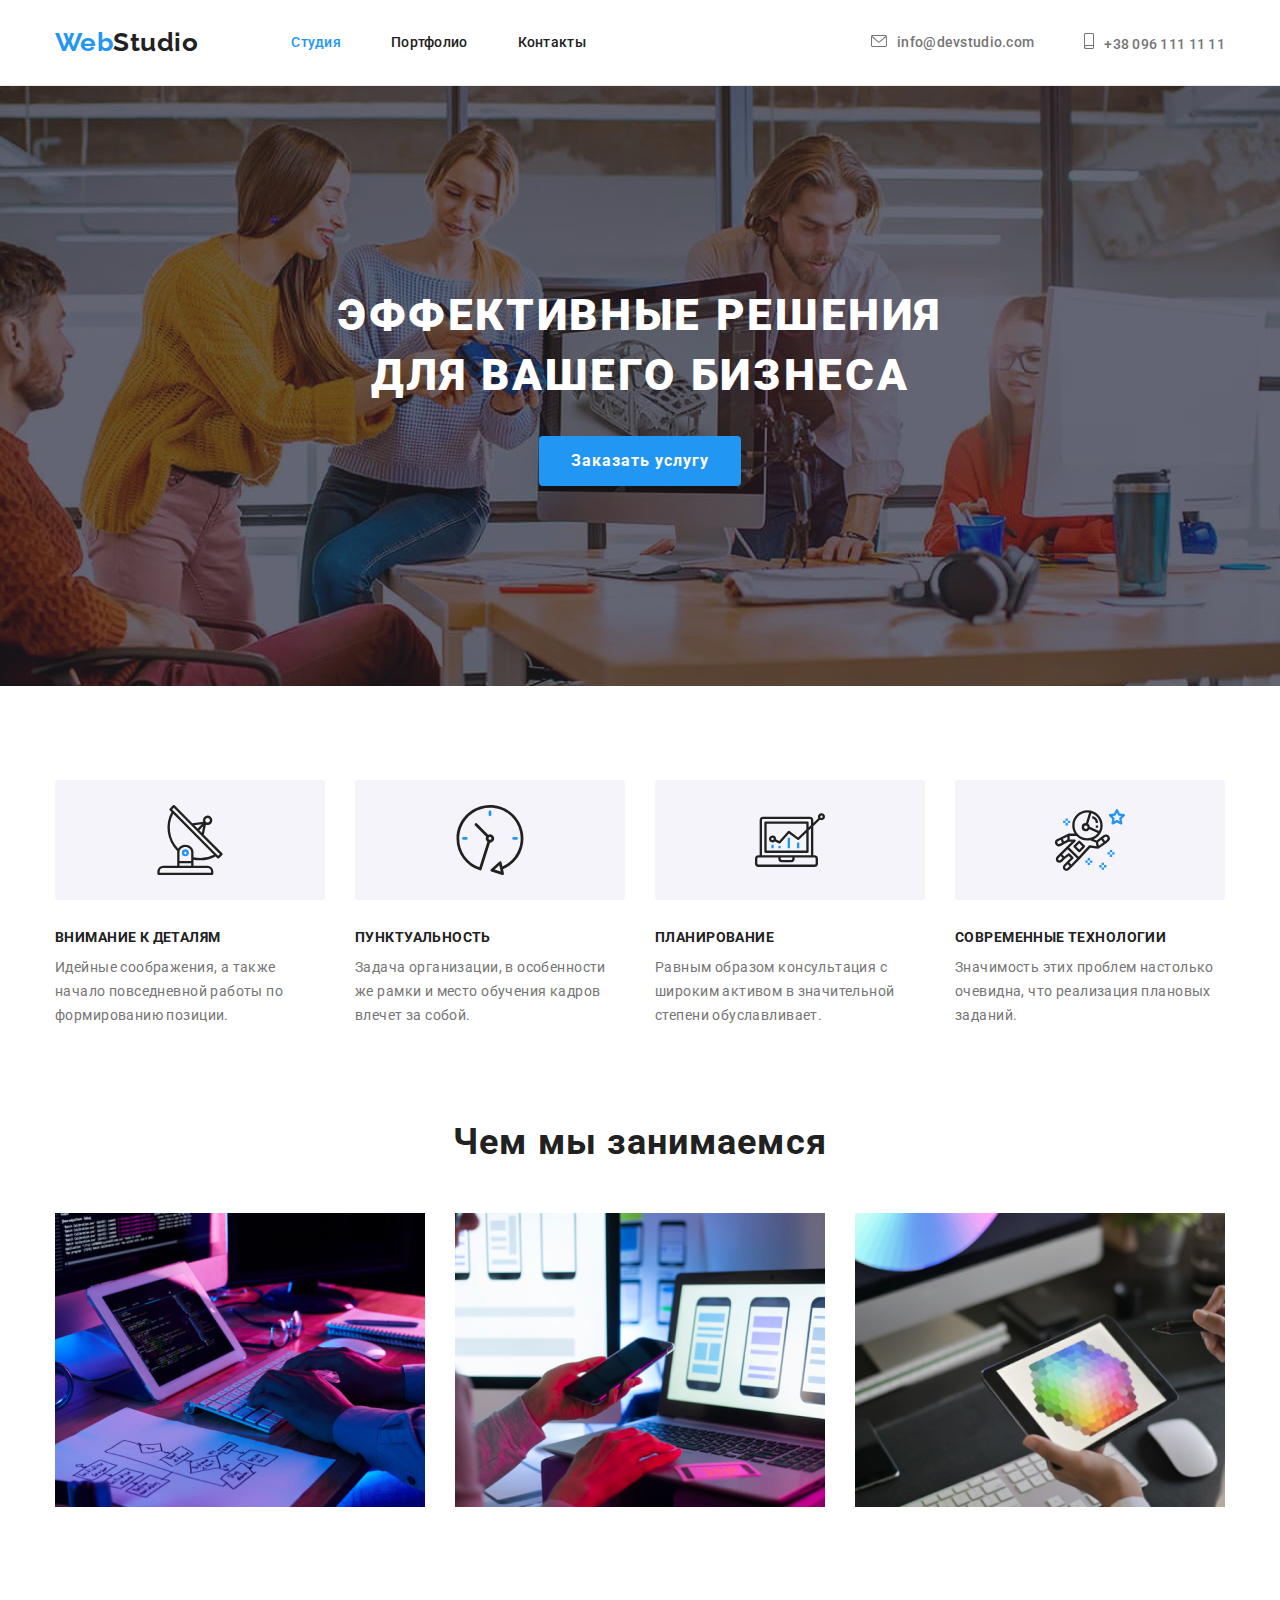
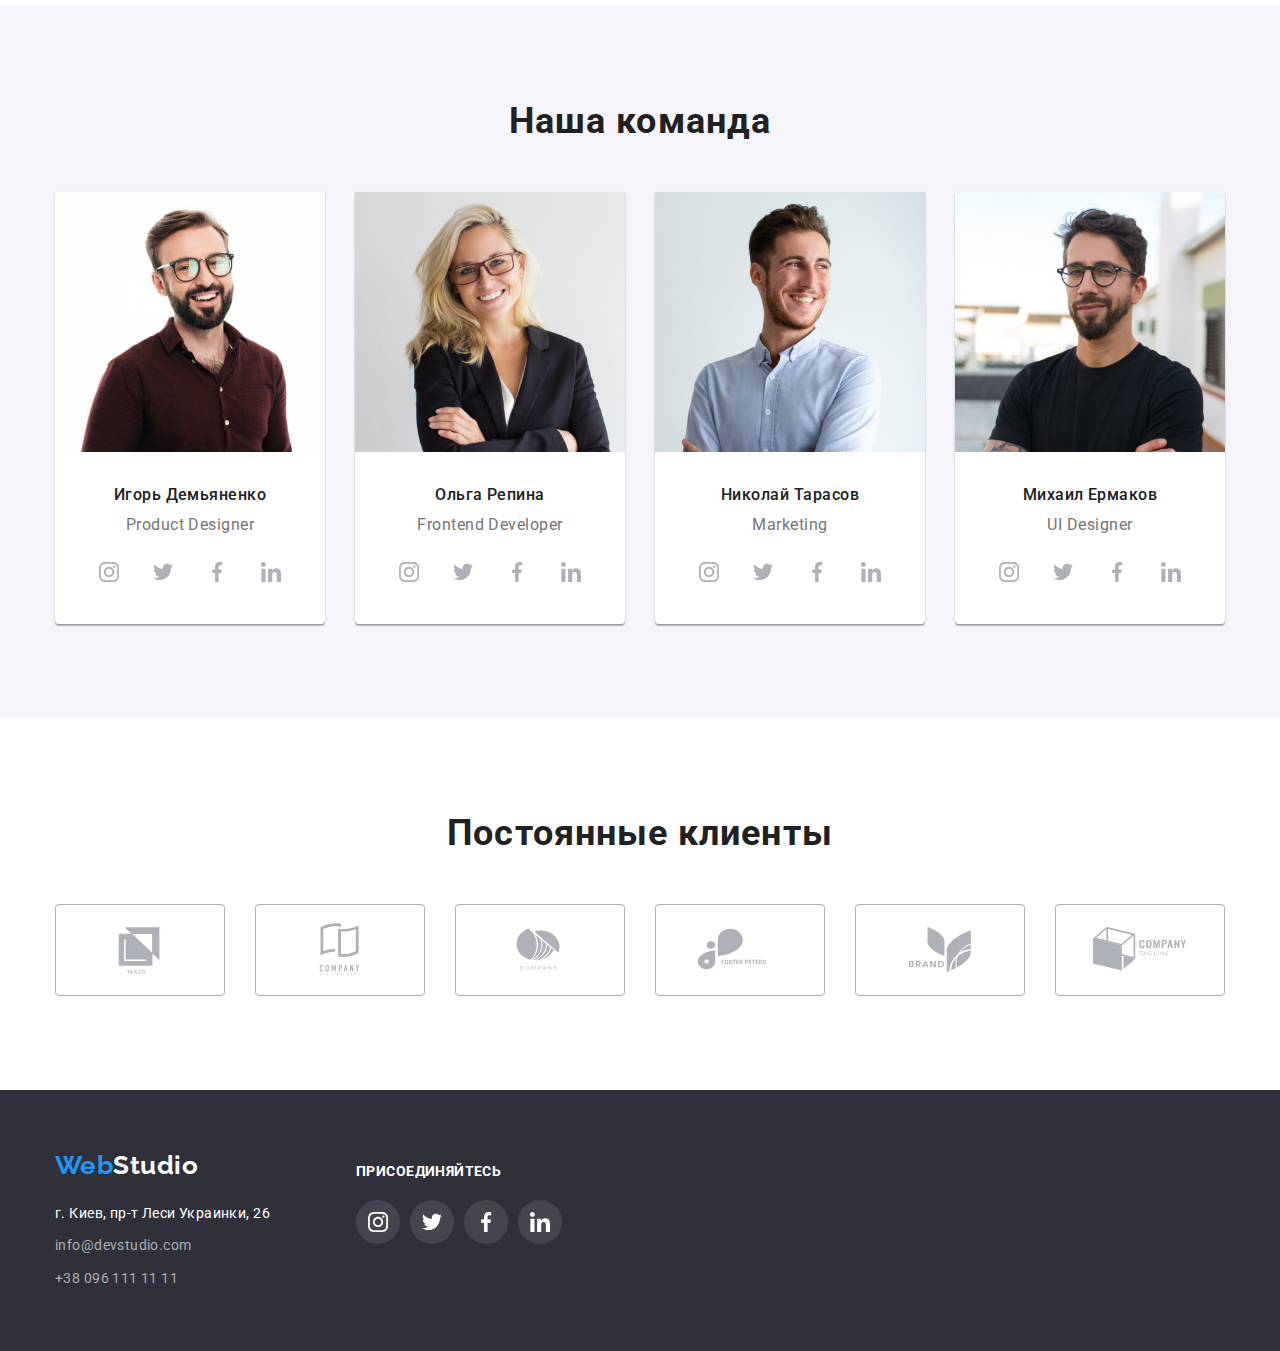
<file: index.html>
<!DOCTYPE html>
<html lang="en">

<head>
    <meta charset="UTF-8">
    <meta http-equiv="X-UA-Compatible" content="IE=edge">
    <meta name="viewport" content="width=device-width, initial-scale=1.0">
    <title>студия</title>
    <link rel="preconnect" href="https://fonts.googleapis.com">
    <link rel="preconnect" href="https://fonts.gstatic.com" crossorigin>
    <link
        href="https://fonts.googleapis.com/css2?family=Raleway:wght@700&family=Roboto:wght@400;500;700;900&display=swap"
        rel="stylesheet"/>
    <link href="https://cdnjs.cloudflare.com/ajax/libs/modern-normalize/1.1.0/modern-normalize.min.css" rel="stylesheet"/>    
    <link href="./css/styles.css" rel="stylesheet" />

</head>

<body>
    <!-- Верхняя линия -->
    <header class="section-header line">
        <!--navigation-->
    <div class="container">
        <nav class="page-nav">
            <div class="container-logo"><a class="logo" href="/">Web<span class="color-logo-header">Studio</span></a>
            </div>
            <ul class="site-nav list">
                <li class="nav-item"><a href="./index.html" class="link current">Студия</a></li>
                <li class="nav-item"><a href="./portfolio.html" class="link">Портфолио</a></li>
                <li class="nav-item"><a href="#contacts" class="link">Контакты</a></li>
            </ul>
        <!--contacts selection-->
            <ul class="contacts list">
                <li class="contacts-item"><a class="reference" href="mailto:info@devstudio.com" 
                    class="contacts-icon">
                    <svg class="mail-icon" width="16" height="12">
                        <use href="./images/symbol-defs.svg#icon-envelope"></use>
                    </svg>info@devstudio.com</a>
                </li> 
                <li class="contacts-item"><a class="reference" href="tel:+380961111111"
                    class="contacts-icon">
                    <svg class="mail-icon" width="10" height="16">
                        <use href="./images/symbol-defs.svg#icon-smartphone"></use>
                    </svg>+38 096 111 11 11</a>
                </li>
            </ul>
        </nav>
    </div>    
     </header>
    <main>
        <!--Шапка-->
        <section class="section section-services overlay cap">
            <div class="container">
                <h1 class="services-decision">Эффективные решения<br>для вашего бизнеса</h1>
                <button type="button" class="button primary">Заказать услугу</button>
            </div>
        </section>
             
        <!--Особенности-->

        <section class="section section-exception exception">
            <div class="container">
                <ul class="feature list">
                    <li class="list-item icon-anten">
                        <h3 class="section-title">Внимание к деталям</h3>
                        <p class="section-title-list">
                            Идейные соображения, а также начало повседневной работы по формированию позиции.
                        </p>
                    </li>
                    <li class="list-item icon-clock">
                        <h3 class="section-title">Пунктуальность</h3>
                        <p class="section-title-list">
                            Задача организации, в особенности же рамки и место обучения кадров влечет за собой.
                        </p>
                    </li>
                    <li class="list-item icon-diagram">
                        <h3 class="section-title">Планирование</h3>
                        <p class="section-title-list">
                            Равным образом консультация с широким активом в значительной степени обуславливает.
                        </p>
                    </li>
                    <li class="list-item icon-astro">
                        <h3 class="section-title">Современные технологии</h3>
                        <p class="section-title-list">
                            Значимость этих проблем настолько очевидна, что реализация плановых заданий.
                        </p>
                    </li>
                </ul>
            </div>
        </section>
        
        <!--Чем мы занимаемся-->
        
        <section class="section-cooperate cooperate">
            <div class="container">
                <h2 class="team">Чем мы занимаемся</h2>
                <ul class="feature list">
                    <li class="team-list">
                        <img src="./images/box-1.png" alt="написание кода" width="370" height="294" />
                    </li>
                    <li class="team-list">
                        <img src="./images/box-2.png" alt="мобильная адаптация" width="370" height="294" />
                    </li>
                    <li class="team-list">
                        <img src="./images/box-3.png" alt="коррекция цвета" width="370" height="294" />
                    </li>
                </ul>
            </div>
        </section>
        
        <!-- Наша команда -->
        
        <section class="section feature-team personnel">
            <div class="container ">
                <h2 class="team">Наша команда</h2>
                <ul class="feature team-text list">
                    <li class="name-list-icon">
                        <img src="./images/img1.jpg" alt="Игорь Демьяненко" width="270" height="260" />
                        <div class="name-list"><h3 class="name">Игорь Демьяненко</h3>
                          <p class="occupation">Product Designer</p>
                        <ul class="name-occupation list">
                            <li class="name-occupation-item">
                                <a href="" class="name-occupation-link">
                                    <svg class="name-occupation-icon" width="20" height="20">
                                        <use href="./images/symbol-defs.svg#icon-instagram"></use>
                                    </svg></a>
                            </li>
                            <li class="name-occupation-item">
                                <a href="" class="name-occupation-link">
                                    <svg class="name-occupation-icon" width="20" height="20">
                                        <use href="./images/symbol-defs.svg#icon-twitter">
                                    </use>
                                </svg></a>
                            </li>
                            <li class="name-occupation-item">
                                <a href="" class="name-occupation-link">
                                    <svg class="name-occupation-icon" width="20" height="20">
                                        <use href="./images/symbol-defs.svg#icon-facebook">
                                    </use>
                                </svg></a>
                            </li>
                            <li class="name-occupation-item">
                                <a href="" class="name-occupation-link">
                                    <svg class="name-occupation-icon" width="20" height="20">
                                       <use href="./images/symbol-defs.svg#icon-linkedin">
                                    </use>
                                </svg></a>
                            </li>
                        </ul>
                            
                        </div>
                    
                    </li>
                    <li class="name-list-icon">
                        <img src="./images/img2.jpg" alt="Ольга Репина" width="270" height="260" />
                        <div class="name-list"><h3 class="name">Ольга Репина</h3>
                         <p class="occupation">Frontend Developer</p>
                        <ul class="name-occupation list">
                            <li class="name-occupation-item">
                                <a href="" class="name-occupation-link">
                                    <svg class="name-occupation-icon" width="20" height="20">
                                        <use href="./images/symbol-defs.svg#icon-instagram"></use>
                                    </svg></a>
                            </li>
                            <li class="name-occupation-item">
                                <a href="" class="name-occupation-link">
                                    <svg class="name-occupation-icon" width="20" height="20">
                                        <use href="./images/symbol-defs.svg#icon-twitter">
                                        </use>
                                    </svg></a>
                            </li>
                            <li class="name-occupation-item">
                                <a href="" class="name-occupation-link">
                                    <svg class="name-occupation-icon" width="20" height="20">
                                        <use href="./images/symbol-defs.svg#icon-facebook">
                                        </use>
                                    </svg></a>
                            </li>
                            <li class="name-occupation-item">
                                <a href="" class="name-occupation-link">
                                    <svg class="name-occupation-icon" width="20" height="20">
                                        <use href="./images/symbol-defs.svg#icon-linkedin">
                                        </use>
                                    </svg></a>
                            </li>
                        </ul>
                        </div>
                    </li>
                    <li class="name-list-icon">
                        <img src="./images/img3.jpg" alt="Николай Тарасов" width="270" height="260" />
                        <div class="name-list"><h3 class="name">Николай Тарасов</h3>
                          <p class="occupation">Marketing</p>
                        <ul class="name-occupation list">
                            <li class="name-occupation-item">
                                <a href="" class="name-occupation-link">
                                    <svg class="name-occupation-icon" width="20" height="20">
                                        <use href="./images/symbol-defs.svg#icon-instagram"></use>
                                    </svg></a>
                            </li>
                            <li class="name-occupation-item">
                                <a href="" class="name-occupation-link">
                                    <svg class="name-occupation-icon" width="20" height="20">
                                        <use href="./images/symbol-defs.svg#icon-twitter">
                                        </use>
                                    </svg></a>
                            </li>
                            <li class="name-occupation-item">
                                <a href="" class="name-occupation-link">
                                    <svg class="name-occupation-icon" width="20" height="20">
                                        <use href="./images/symbol-defs.svg#icon-facebook">
                                        </use>
                                    </svg></a>
                            </li>
                            <li class="name-occupation-item">
                                <a href="" class="name-occupation-link">
                                    <svg class="name-occupation-icon" width="20" height="20">
                                        <use href="./images/symbol-defs.svg#icon-linkedin">
                                        </use>
                                    </svg></a>
                            </li>
                        </ul>
                        </div>
                    </li>
                    <li class="name-list-icon">
                        <img src="./images/img4.jpg" alt="Игорь Демьяненко" width="270" height="260" />
                        <div class="name-list"><h3 class="name">Михаил Ермаков</h3>
                          <p class="occupation">UI Designer</p>
                        <ul class="name-occupation list">
                            <li class="name-occupation-item">
                                <a href="" class="name-occupation-link">
                                    <svg class="name-occupation-icon" width="20" height="20">
                                        <use href="./images/symbol-defs.svg#icon-instagram"></use>
                                    </svg></a>
                            </li>
                            <li class="name-occupation-item">
                                <a href="" class="name-occupation-link">
                                    <svg class="name-occupation-icon" width="20" height="20">
                                        <use href="./images/symbol-defs.svg#icon-twitter">
                                        </use>
                                    </svg></a>
                            </li>
                            <li class="name-occupation-item">
                                <a href="" class="name-occupation-link">
                                    <svg class="name-occupation-icon" width="20" height="20">
                                        <use href="./images/symbol-defs.svg#icon-facebook">
                                     </use>
                                    </svg></a>
                            </li>
                            <li class="name-occupation-item">
                                <a href="" class="name-occupation-link">
                                    <svg class="name-occupation-icon" width="20" height="20">
                                        <use href="./images/symbol-defs.svg#icon-linkedin">
                                        </use>
                                    </svg></a>
                            </li>
                        </ul>
                        </div>
                    </li>
                </ul>
            </div>
        </section>
        <!-- Постоянные клиенты -->
        <section class="section section-clients clients">
            <div class="container">
                <div class="regular-clients"><h2 class="team">Постоянные клиенты</h2>
                    <ul class="name-client list">
                        <li class="name-client-item">
                            <a href="" class="name-client-link">
                            <svg class="name-client-icon" width="106" heighr="60">
                                <use href="./images/symbol-defs.svg#icon-Client1"></use> 
                            </svg></a>
                        </li>
                        <li class="name-client-item">   
                            <a href="" class="name-client-link">
                            <svg class="name-client-icon" width="106" heighr="60">
                                <use href="./images/symbol-defs.svg#icon-Client2"></use>
                            </svg></a>
                        </li>
                        <li class="name-client-item">
                            <a href="" class="name-client-link">
                            <svg class="name-client-icon" width="106" heighr="60">
                                <use href="./images/symbol-defs.svg#icon-Client3"></use>
                            </svg></a>
                        </li>
                        <li class="name-client-item">
                            <a href="" class="name-client-link">
                            <svg class="name-client-icon" width="106" heighr="60">
                                <use href="./images/symbol-defs.svg#icon-Client4"></use>
                            </svg></a>
                        </li>
                        <li class="name-client-item">
                            <a href="" class="name-client-link">
                            <svg class="name-client-icon" width="106" heighr="60">
                                <use href="./images/symbol-defs.svg#icon-Client5"></use>
                            </svg></a>
                        </li>
                        <li class="name-client-item">
                            <a href="" class="name-client-link">
                            <svg class="name-client-icon" width="106" heighr="60">
                                <use href="./images/symbol-defs.svg#icon-Client6"></use>
                            </svg></a>
                        </li>
                    </ul>
                </div>

            </div>
            
        </section>
        
    </main>
    <!-- Подвал -->
    
    <footer class="section page-footer cellar">
        <div class="container footer-container ">
            <div class="contacts-box">
             <div class="logo-footer"><a class="logo" href="/">Web<span class="color-logo-footer">Studio</span></a></div>
              <!--address-->
                <address id="contacts">
                    <ul class="list">
                            <li class="note-page" ><a class="page" href="https://goo.gl/maps/BZQKdsraXfpykEwU6" target="_blank"><span class="link-address">г. Киев,
                                        пр-т Леси Украинки, 26</span></a></li>
                            <li class="note-page"><a class="page" href="mailto:info@devstudio.com">info@devstudio.com</a></li>
                            <li class="note-page"><a class="page" href="tel:+380961111111">+38 096 111 11 11</a></li>
                    </ul>
                </address>
            </div>
            <!-- Social -->
            <div class="social">
                <h3 class="social-text">присоединяйтесь</h3>
                <ul class="name-social list">
                    <li class="name-social-item">
                        <a href="" class="name-social-link">
                            <svg class="name-social-icon" width="20" height="20">
                                <use href="./images/symbol-defs.svg#icon-instagram"></use>
                            </svg></a>
                    </li>
                    <li class="name-social-item">
                        <a href="" class="name-social-link">
                            <svg class="name-social-icon" width="20" height="20">
                                <use href="./images/symbol-defs.svg#icon-twitter">
                                </use>
                            </svg></a>
                    </li>
                    <li class="name-social-item">
                        <a href="" class="name-social-link">
                            <svg class="name-social-icon" width="20" height="20">
                                <use href="./images/symbol-defs.svg#icon-facebook">
                                </use>
                            </svg></a>
                    </li>
                    <li class="name-social-item">
                        <a href="" class="name-social-link">
                            <svg class="name-social-icon" width="20" height="20">
                                <use href="./images/symbol-defs.svg#icon-linkedin">
                                </use>
                            </svg></a>
                    </li>
                </ul>
            </div>
        </div>
    </footer>
    


</body>

</html>
</file>
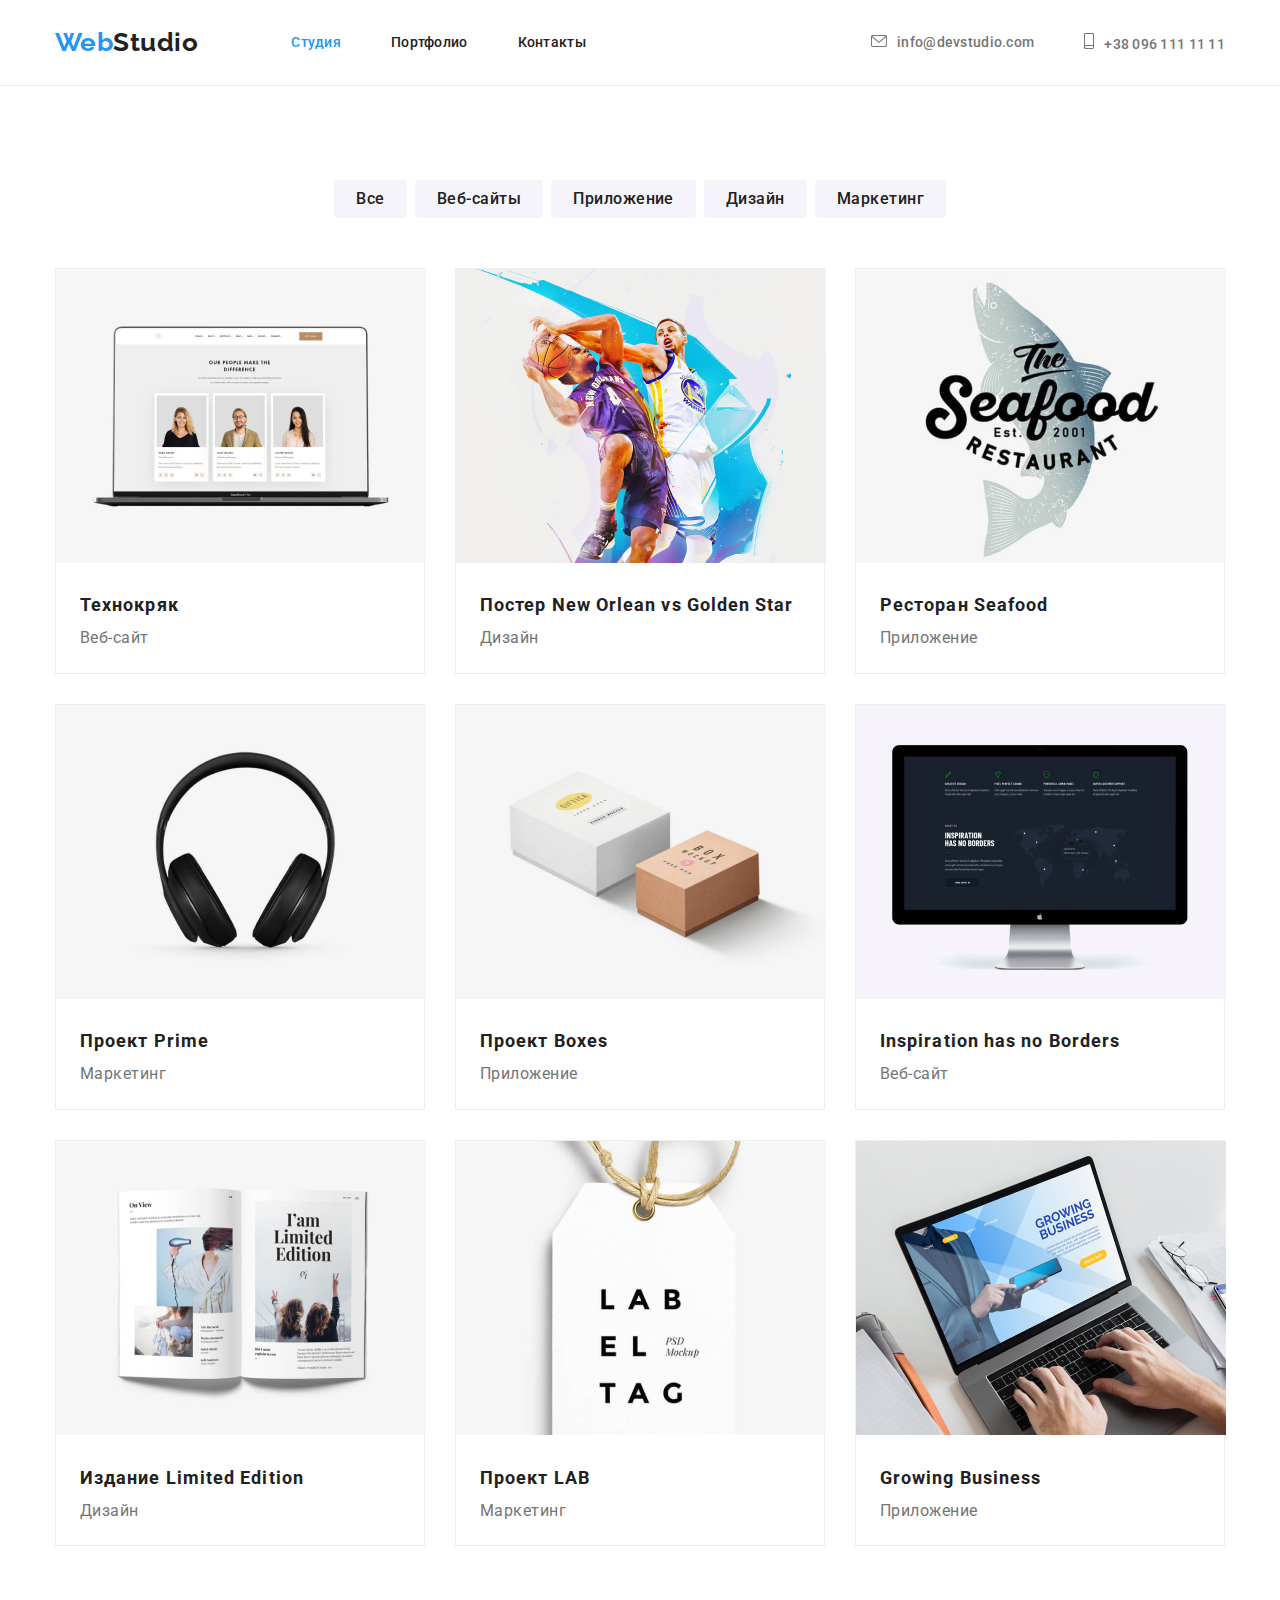
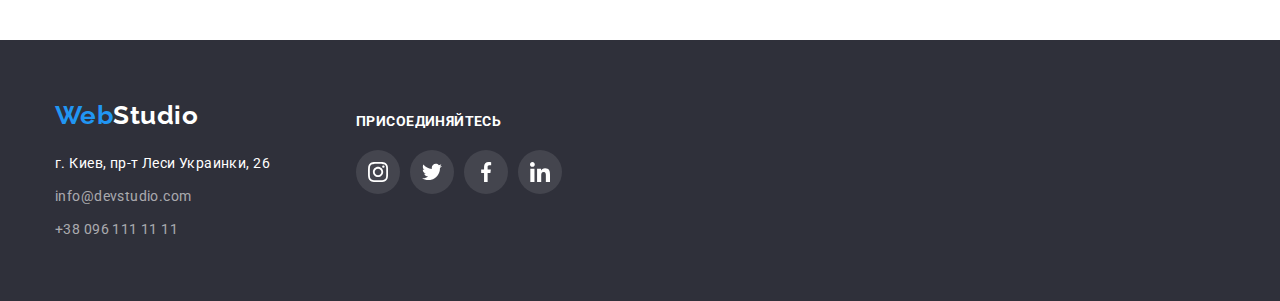
<file: portfolio.html>
<!DOCTYPE html>
<html lang="en">
<head>
    <meta charset="UTF-8">
    <meta http-equiv="X-UA-Compatible" content="IE=edge">
    <meta name="viewport" content="width=device-width, initial-scale=1.0">
    <title>Портфолио</title>
    <link rel="preconnect" href="https://fonts.googleapis.com">
    <link rel="preconnect" href="https://fonts.gstatic.com" crossorigin>
    <link href="https://fonts.googleapis.com/css2?family=Raleway:wght@700&family=Roboto:wght@400;500;700;900&display=swap" rel="stylesheet"/>
    <link href="https://cdnjs.cloudflare.com/ajax/libs/modern-normalize/1.1.0/modern-normalize.min.css" rel="stylesheet"/>
    <link href="./css/styles.css" rel="stylesheet" />
</head>
<body>
    <!-- Верхняя линия -->
    <header class="section-header line">
        <!--navigation-->
    <div class="container">
        <nav class="page-nav">
            <div class="container-logo"><a class="logo" href="/">Web<span class="color-logo-header">Studio</span></a>
            </div>
            <ul class="site-nav list">
                <li class="nav-item"><a href="./index.html" class="link current">Студия</a></li>
                <li class="nav-item"><a href="./portfolio.html" class="link">Портфолио</a></li>
                <li class="nav-item"><a href="#contacts" class="link">Контакты</a></li>
            </ul>
        <!--contacts selection-->
            <ul class="contacts list">
                <li class="contacts-item"><a class="reference" href="mailto:info@devstudio.com" 
                    class="contacts-icon">
                    <svg class="mail-icon" width="16" height="12">
                        <use href="./images/symbol-defs.svg#icon-envelope"></use>
                    </svg>info@devstudio.com</a>
                </li> 
                <li class="contacts-item"><a class="reference" href="tel:+380961111111"
                    class="contacts-icon">
                    <svg class="mail-icon" width="10" height="16">
                        <use href="./images/symbol-defs.svg#icon-smartphone"></use>
                    </svg>+38 096 111 11 11</a>
                </li>
            </ul>
        </nav>
    </div>    
     </header>
    <main>
        <!--Портфолио-->
        <section class="section-examples">
            <div class="container">
                <!--Filters buttons-->
                <div class="filters-section">
                    <ul class="filters-bt list">
                        <li class="bt-item"><button type="button" class="button secondary">Все</button></li>
                        <li class="bt-item"><button type="button" class="button secondary">Веб-сайты</button></li>
                        <li class="bt-item"><button type="button" class="button secondary">Приложение</button></li>
                        <li class="bt-item"><button type="button" class="button secondary">Дизайн</button></li>
                        <li class="bt-item"><button type="button" class="button secondary">Маркетинг</button></li>
                    </ul>
                </div>
                <!--Examples-->
                <h1 class="visually-hidden">Примеры работ</h1>
                    <ul class="examples-blok list">
                        <li  class="box-examples">
                            <img src="./images/img5.jpg" alt="Технокряк" width="370" height="294"/>
                            <div class="box-text"><h2 class="example-name">Технокряк</h2>
                             <p class="direction">Веб-сайт</p>
                            </div>
                        </li>
                        <li class="box-examples">
                            <img src="./images/img6.jpg" alt="Постер New Orlean vs Golden Star" width="370" height="294"/>
                            <div class="box-text"><h2 class="example-name">Постер New Orlean vs Golden Star</h2>
                             <p class="direction">Дизайн</p>
                            </div>
                        </li>
                        <li class="box-examples">
                            <img src="./images/img7.jpg" alt="Ресторан Seafood" width="370" height="294"/>
                            <div class="box-text"><h2 class="example-name">Ресторан Seafood</h2>
                             <p class="direction">Приложение</p>
                            </div>
                        </li>
                        <li class="box-examples">
                            <img src="./images/img8.jpg" alt="Проект Prime" width="370" height="294"/>
                            <div class="box-text"><h2 class="example-name" >Проект Prime</h2>
                             <p class="direction">Маркетинг</p>
                            </div>
                        </li>
                        <li class="box-examples">
                            <img src="./images/img9.jpg" alt="Проект Boxes" width="370" height="294"/>
                            <div class="box-text"><h2 class="example-name">Проект Boxes</h2>
                             <p class="direction">Приложение</p>
                            </div>
                        </li>
                        <li class="box-examples">
                            <img src="./images/img10.jpg" alt="Inspiration has no Borders" width="370" height="294"/>
                            <div class="box-text"><h2 class="example-name">Inspiration has no Borders</h2>
                             <p class="direction">Веб-сайт</p>
                            </div>
                        </li>
                        <li class="box-examples">
                            <img src="./images/img11.jpg" alt="Издание Limited Edition" width="370" height="294"/>
                            <div class="box-text"><h2 class="example-name">Издание Limited Edition</h2>
                             <p class="direction">Дизайн</p>
                            </div>
                        </li>
                        <li class="box-examples">
                            <img src="./images/img12.jpg" alt="Проект LAB" width="370" height="294"/>
                            <div class="box-text"><h2 class="example-name">Проект LAB</h2>
                             <p class="direction">Маркетинг</p>
                            </div>
                        </li>
                        <li class="box-examples">
                            <img src="./images/img13.jpg" alt="Игорь Демьяненко" width="370" height="294"/>
                            <div class="box-text"><h2 class="example-name">Growing Business</h2>
                             <p class="direction">Приложение</p>
                            </div>
                        </li>
                    </ul>
                   
            </div>
        </section>
    </main>
    <!-- Подвал -->
    </div>
    <footer class="section page-footer cellar">
        <div class="container footer-container ">
            <div class="contacts-box">
             <div class="logo-footer"><a class="logo" href="/">Web<span class="color-logo-footer">Studio</span></a></div>
              <!--address-->
                <address id="contacts">
                    <ul class="list">
                            <li class="note-page" ><a class="page" href="https://goo.gl/maps/BZQKdsraXfpykEwU6" target="_blank"><span class="link-address">г. Киев,
                                        пр-т Леси Украинки, 26</span></a></li>
                            <li class="note-page"><a class="page" href="mailto:info@devstudio.com">info@devstudio.com</a></li>
                            <li class="note-page"><a class="page" href="tel:+380961111111">+38 096 111 11 11</a></li>
                    </ul>
                </address>
            </div>
            <!-- Social -->
            <div class="social">
                <h3 class="social-text">присоединяйтесь</h3>
                <ul class="name-social list">
                    <li class="name-social-item">
                        <a href="" class="name-social-link">
                            <svg class="name-social-icon" width="20" height="20">
                                <use href="./images/symbol-defs.svg#icon-instagram"></use>
                            </svg></a>
                    </li>
                    <li class="name-social-item">
                        <a href="" class="name-social-link">
                            <svg class="name-social-icon" width="20" height="20">
                                <use href="./images/symbol-defs.svg#icon-twitter">
                                </use>
                            </svg></a>
                    </li>
                    <li class="name-social-item">
                        <a href="" class="name-social-link">
                            <svg class="name-social-icon" width="20" height="20">
                                <use href="./images/symbol-defs.svg#icon-facebook">
                                </use>
                            </svg></a>
                    </li>
                    <li class="name-social-item">
                        <a href="" class="name-social-link">
                            <svg class="name-social-icon" width="20" height="20">
                                <use href="./images/symbol-defs.svg#icon-linkedin">
                                </use>
                            </svg></a>
                    </li>
                </ul>
            </div>
        </div>
    </footer>
    </div>
</body>
</html>
</file>
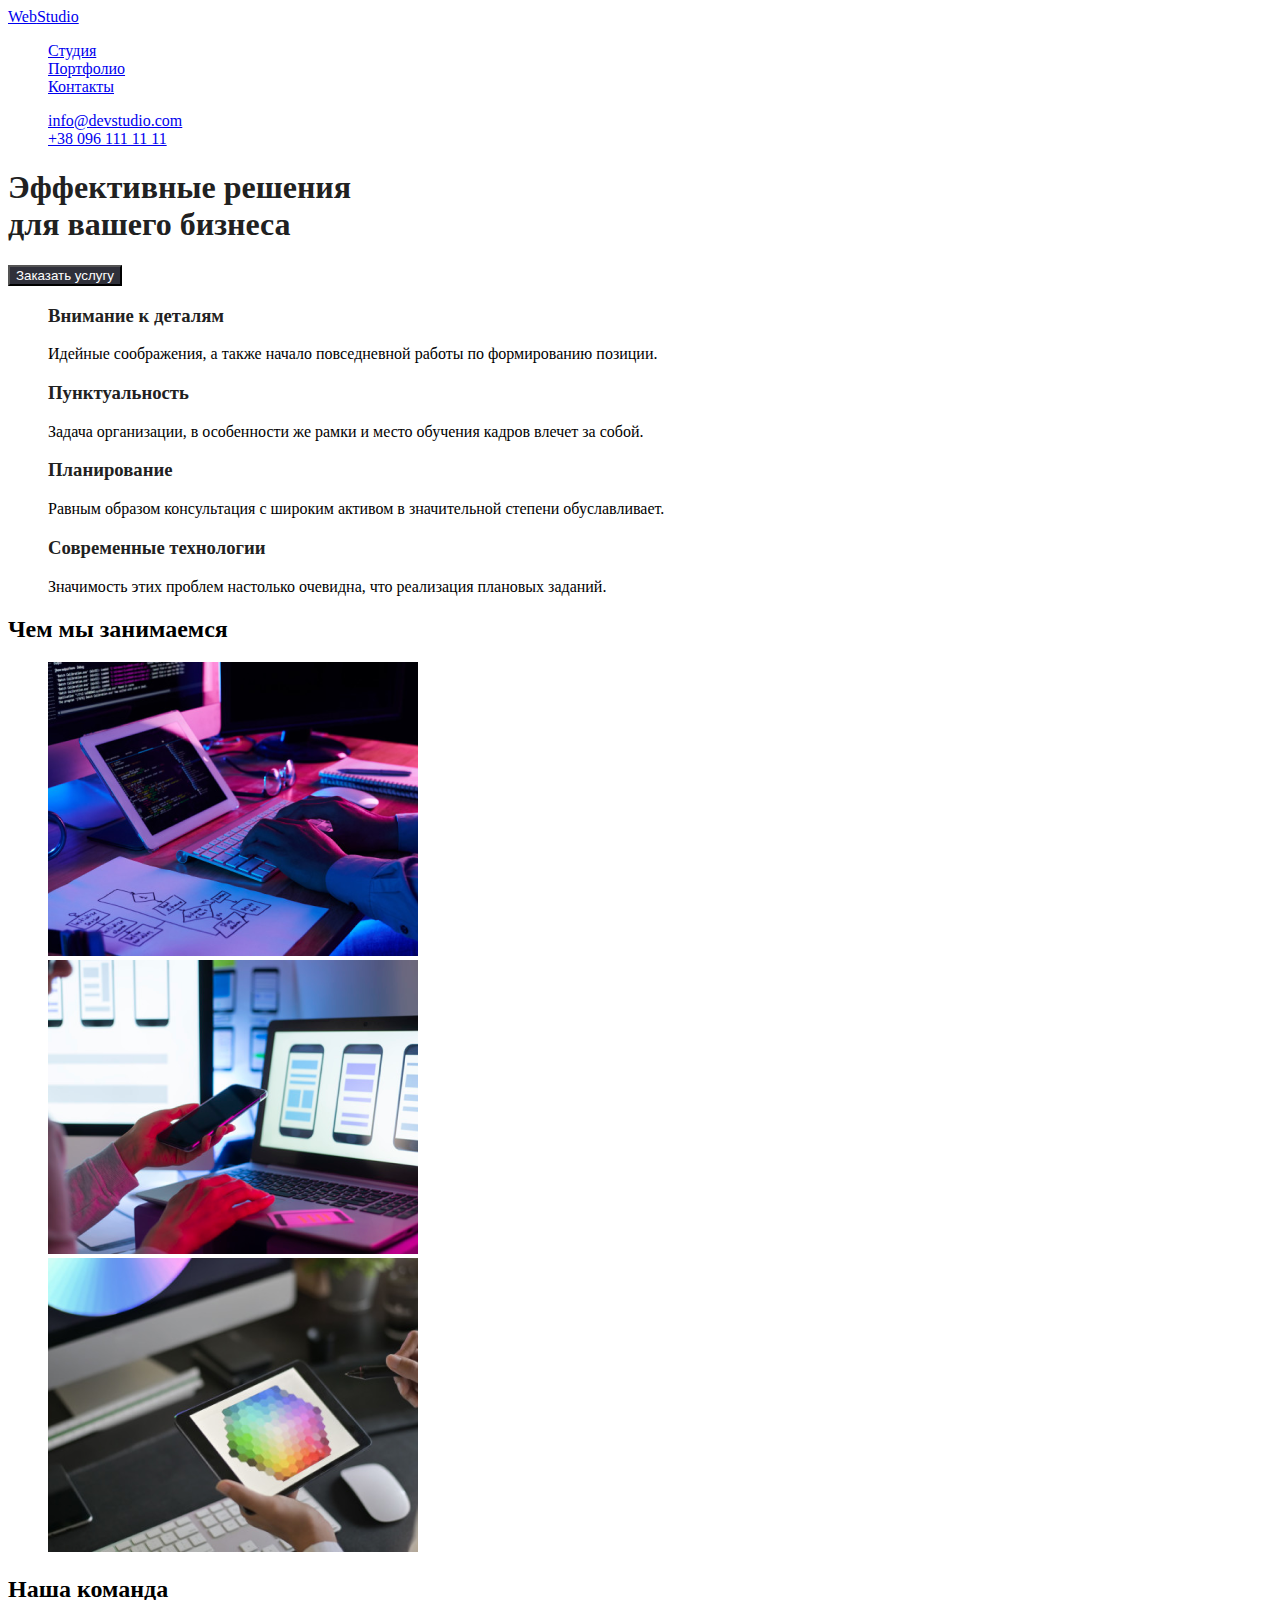
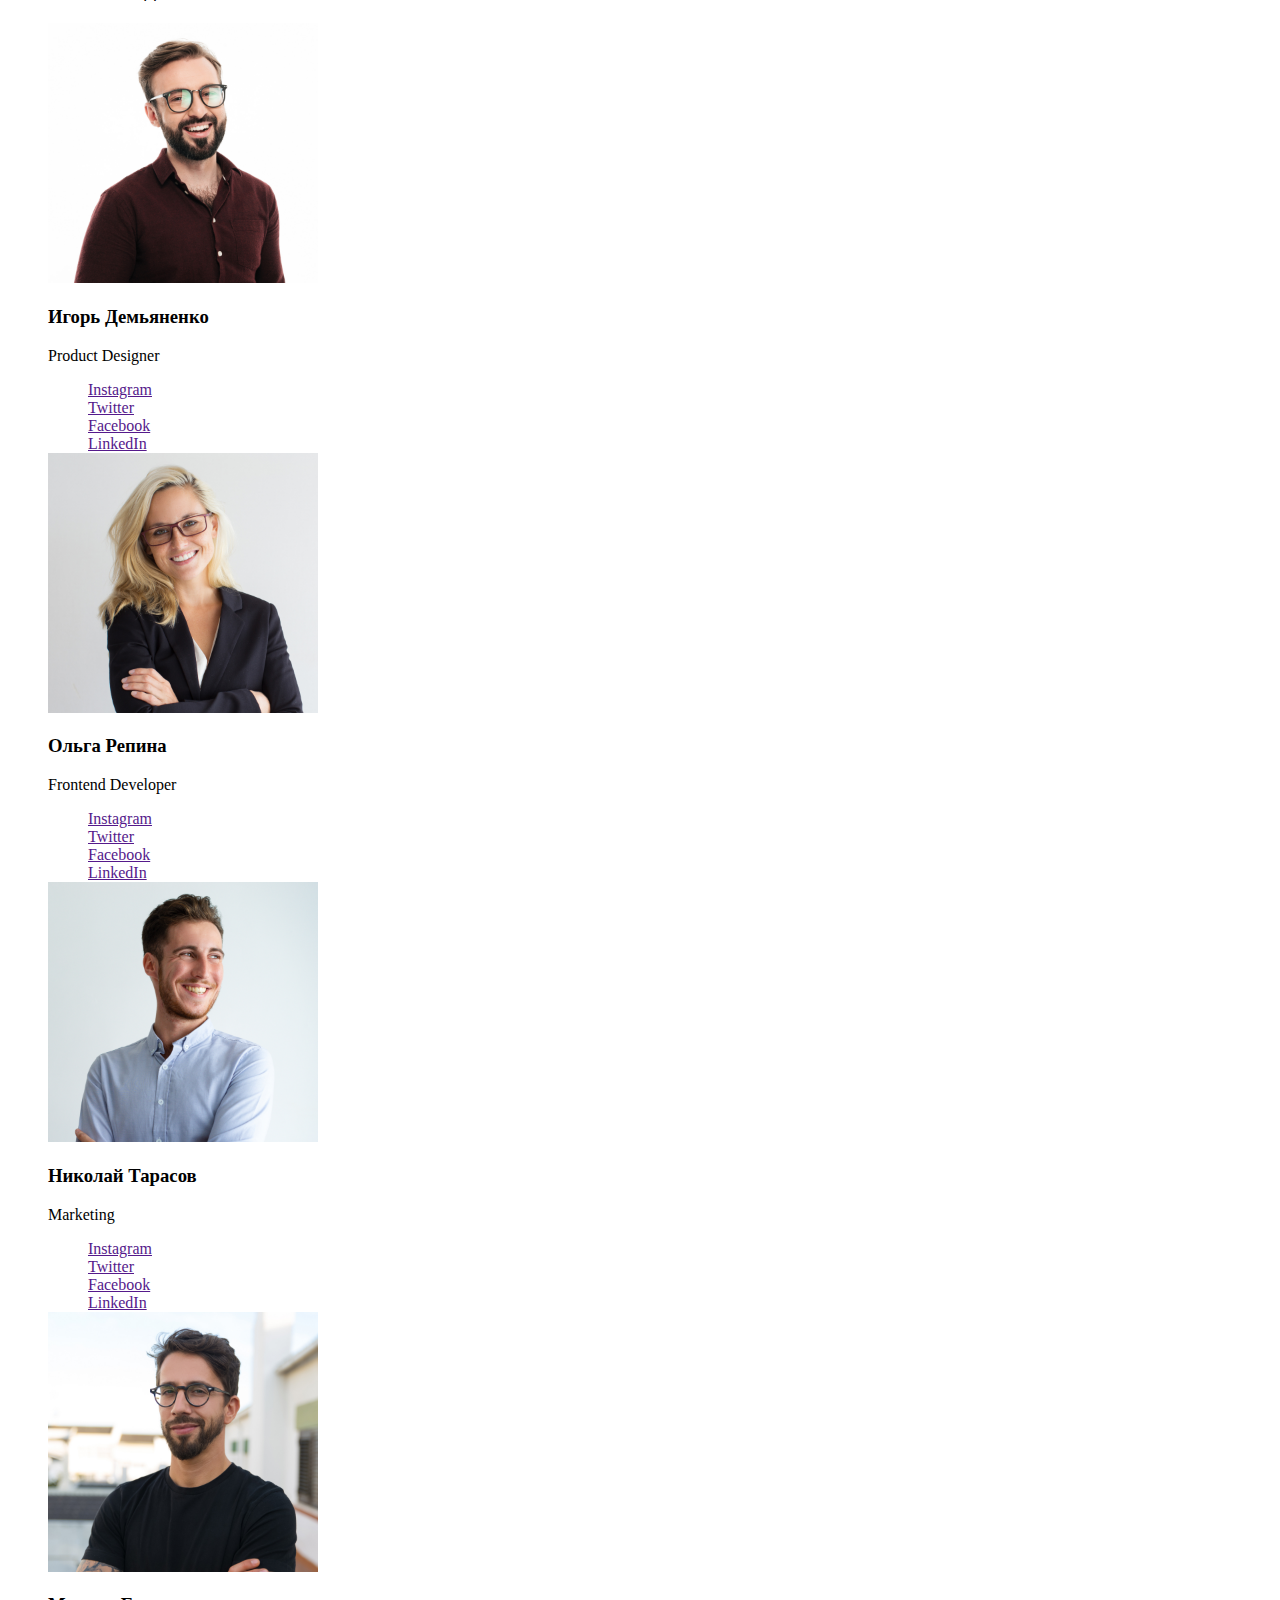
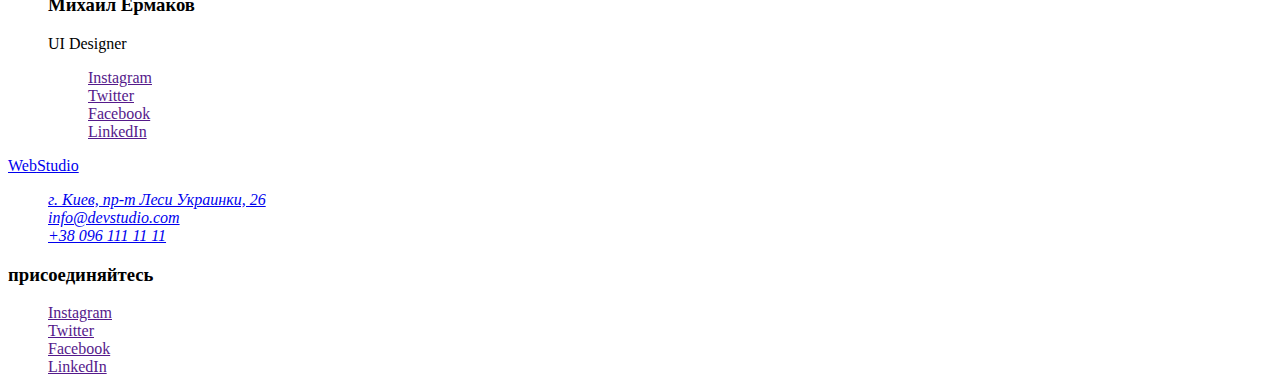
<file: variant.html>
<!DOCTYPE html>
<html lang="en">
<head>
    <meta charset="UTF-8">
    <meta http-equiv="X-UA-Compatible" content="IE=edge">
    <meta name="viewport" content="width=device-width, initial-scale=1.0">
    <title>студия</title>
    <link rel="preconnect" href="https://fonts.googleapis.com">
    <link rel="preconnect" href="https://fonts.gstatic.com" crossorigin>
    <link href="https://fonts.googleapis.com/css2?family=Raleway:wght@700&family=Roboto:wght@400;500;700;900&display=swap" rel="stylesheet">
    <link href="./css/style3.css"  rel="stylesheet" />
    
</head>
<body>
    <header>
            <!--navigation-->
            <nav>
                <a class="logo" href="/">Web<span class="color-logo-header">Studio</span></a>
                <ul class="site-nav list">
                    <li ><a href="./variant.html" class="link current">Студия</a></li>
                    <li ><a href="./portfolio.html" class="link current">Портфолио</a></li>
                    <li ><a href="#contacts" class="link current">Контакты</a></li>
                </ul>
            </nav>  
            <!--contacts selection-->   
            <ul class="contacts-reference list">
                <li><a href="mailto:info@devstudio.com">info@devstudio.com</a></li>
                <li><a href="tel:+380961111111">+38 096 111 11 11</a></li>
            </ul>
        
    </header>
        <main>    
            <!--Services-->
            <section class="section">
                <h1 class="section-title">Эффективные решения <br> для вашего бизнеса</h1>
                <button type="button" class="button primary">Заказать услугу</button>
            </section>
            <!--Our Features-->    
            <section class="section">
                <ul class="list">
                    <li>
                        <h3 class="section-title">Внимание к деталям</h3>
                        <p>
                            Идейные соображения, а также начало повседневной работы по формированию позиции.
                        </p>
                    </li>
                    <li>
                        <h3 class="section-title">Пунктуальность</h3>
                        <p>
                            Задача организации, в особенности же рамки и место обучения кадров влечет за собой.
                        </p>
                    </li><li>
                        <h3 class="section-title">Планирование</h3>
                        <p>
                            Равным образом консультация с широким активом в значительной степени обуславливает.
                        </p>
                    </li><li>
                        <h3 class="section-title">Современные технологии</h3>
                        <p>
                            Значимость этих проблем настолько очевидна, что реализация плановых заданий.
                        </p>
                    </li>

                </ul>
             </section>
                   
            <!--What do we do-->
            <section class="section" >
                <h2>Чем мы занимаемся</h2>
                <ul class="list">
                    <li>
                        <img src="./images/box-1.png" alt="написание кода" width="370" height="294" />
                        
                    </li>
                    <li>
                        <img src="./images/box-2.png" alt="мобильная адаптация" width="370" height="294"/>
                    </li>
                    <li>
                        <img src="./images/box-3.png" alt="коррекция цвета" width="370" height="294"/>
                    </li>
                </ul>
             </section>
            <!--our team-->
            <section class="section">
                <h2 class="team" >Наша команда</h2>
                <ul class="team-list list">
                    <li>
                        <img src="./images/img1.jpg" alt="Игорь Демьяненко" width="270" height="260"/>
                        <h3 class="name">Игорь Демьяненко</h3>
                        <p class="occupation">Product Designer</p>
                        <ul class="list">
                            <li><a href="" aria-label="Ссылка на Instagram">Instagram</a></li>
                            <li><a href="" aria-label="Ссылка на Twitter">Twitter</a></li>
                            <li><a href="" aria-label="Ссылка на Facebook">Facebook</a></li>
                            <li><a href="" aria-label="Ссылка на LinkedIn">LinkedIn</a></li>
                        </ul>


                    </li>
                    <li>
                        <img src="./images/img2.jpg" alt="Ольга Репина" width="270" height="260"/>
                        <h3 class="name">Ольга Репина</h3>
                        <p class="occupation">Frontend Developer</p>
                        <ul class="list" >
                            <li><a href="" aria-label="Ссылка на Instagram">Instagram</a></li>
                            <li><a href="" aria-label="Ссылка на Twitter">Twitter</a></li>
                            <li><a href="" aria-label="Ссылка на Facebook">Facebook</a></li>
                            <li><a href="" aria-label="Ссылка на LinkedIn">LinkedIn</a></li>
                        </ul>
                    </li>
                    <li>
                        <img src="./images/img3.jpg" alt="Николай Тарасов" width="270" height="260"/>
                        <h3 class="name">Николай Тарасов</h3>
                        <p class="occupation">Marketing</p>
                        <ul class="list">
                            <li><a href="" aria-label="Ссылка на Instagram">Instagram</a></li>
                            <li><a href="" aria-label="Ссылка на Twitter">Twitter</a></li>
                            <li><a href="" aria-label="Ссылка на Facebook">Facebook</a></li>
                            <li><a href="" aria-label="Ссылка на LinkedIn">LinkedIn</a></li>
                        </ul>
                    </li>
                    <li>
                        <img src="./images/img4.jpg" alt="Игорь Демьяненко" width="270" height="260"/>
                        <h3 class="name">Михаил Ермаков</h3>
                        <p class="occupation">UI Designer</p>
                        <ul class="list">
                            <li><a href="" aria-label="Ссылка на Instagram">Instagram</a></li>
                            <li><a href="" aria-label="Ссылка на Twitter">Twitter</a></li>
                            <li><a href="" aria-label="Ссылка на Facebook">Facebook</a></li>
                            <li><a href="" aria-label="Ссылка на LinkedIn">LinkedIn</a></li>
                        </ul>
                    </li>
                </ul>
            </section>
        </main>
    <footer class="page-footer">
        <a class="logo" href="/">Web<span class="color-logo-footer">Studio</span></a>
        <!--address-->
        <address id="contacts">
            <ul class="contacts-reference list">                
                <li><a href="https://goo.gl/maps/BZQKdsraXfpykEwU6" target="_blank" ><span class="link-address">г. Киев, пр-т Леси Украинки, 26</span></a></li>
                <li><a href="mailto:info@devstudio.com">info@devstudio.com</a></li>
                <li><a href="tel:+380961111111">+38 096 111 11 11</a></li>
            </ul>
         </address>
        <h3>присоединяйтесь</h3>
        <ul class="list">
            <li><a href="" aria-label="Ссылка на Instagram">Instagram</a></li>
            <li><a href="" aria-label="Ссылка на Twitter">Twitter</a></li>
            <li><a href="" aria-label="Ссылка на Facebook">Facebook</a></li>
            <li><a href="" aria-label="Ссылка на LinkedIn">LinkedIn</a></li>
        </ul>
    </footer>
    

</body>

</html>
</file>
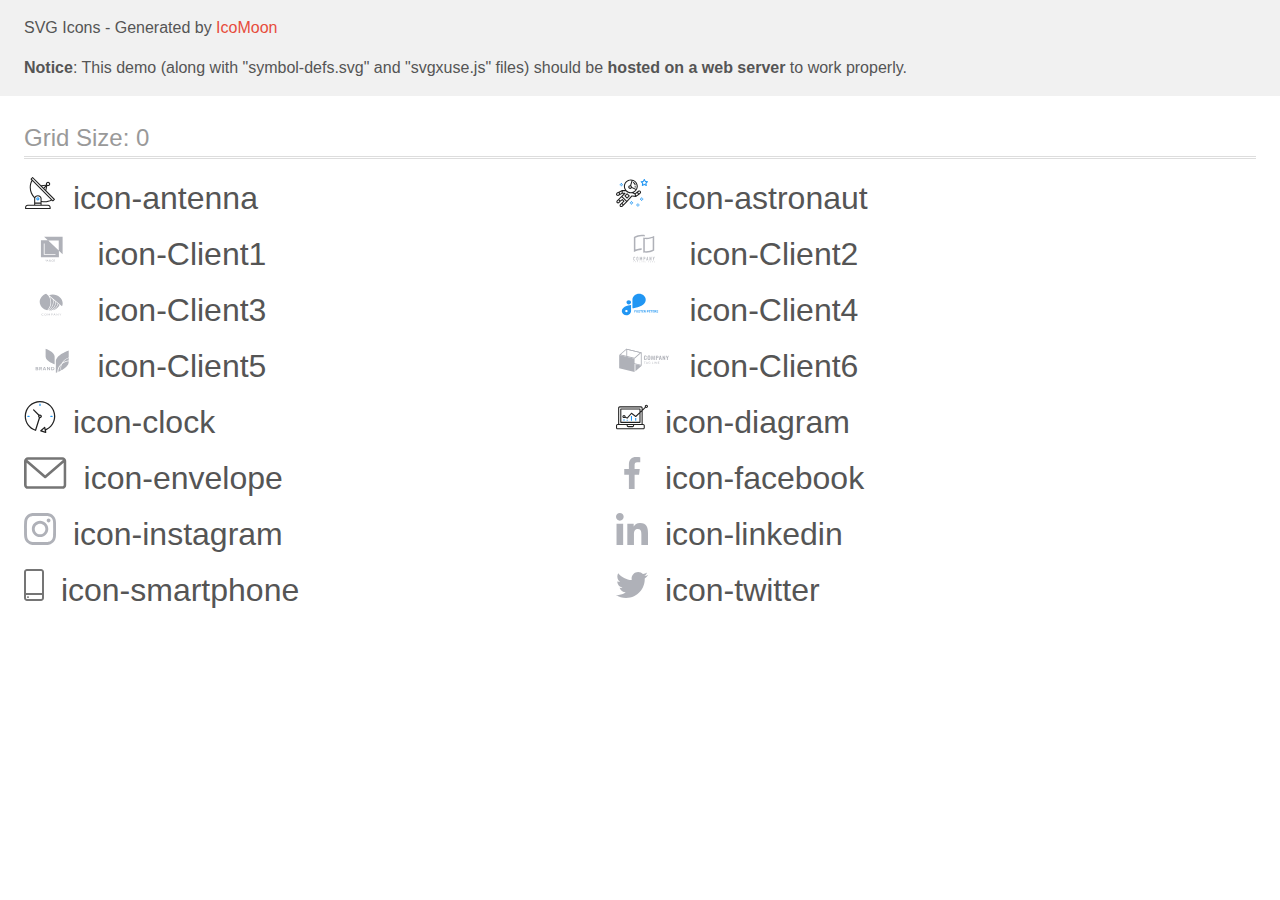
<file: SVG/icomoon/demo-external-svg.html>
<!doctype html>
<html>
<head>
    <title>IcoMoon - SVG Icons</title>
    <meta charset="utf-8">
    <meta name="viewport" content="width=device-width, initial-scale=1">
    <link rel="stylesheet" href="demo-files/demo.css">
    <link rel="stylesheet" href="style.css">
</head>
<body>
<header class="bgc1 clearfix">
<div class="mhl">
    <p>SVG Icons - Generated by <a href="https://icomoon.io/app">IcoMoon</a></p><p><strong>Notice</strong>: This demo (along with "symbol-defs.svg" and "svgxuse.js" files) should be <b>hosted on a web server</b> to work properly.</p>
</div>
</header>
    <div class="clearfix mhl ptl">
        <h1 class="mvm mtn fgc1">Grid Size: 0</h1>
        <div class="glyph fs1">
            <div class="clearfix pbs">
                <svg class="icon icon-antenna"><use xlink:href="symbol-defs.svg#icon-antenna"></use></svg><span class="name"> icon-antenna</span>
            </div>
        </div>
        <div class="glyph fs1">
            <div class="clearfix pbs">
                <svg class="icon icon-astronaut"><use xlink:href="symbol-defs.svg#icon-astronaut"></use></svg><span class="name"> icon-astronaut</span>
            </div>
        </div>
        <div class="glyph fs1">
            <div class="clearfix pbs">
                <svg class="icon icon-Client1"><use xlink:href="symbol-defs.svg#icon-Client1"></use></svg><span class="name"> icon-Client1</span>
            </div>
        </div>
        <div class="glyph fs1">
            <div class="clearfix pbs">
                <svg class="icon icon-Client2"><use xlink:href="symbol-defs.svg#icon-Client2"></use></svg><span class="name"> icon-Client2</span>
            </div>
        </div>
        <div class="glyph fs1">
            <div class="clearfix pbs">
                <svg class="icon icon-Client3"><use xlink:href="symbol-defs.svg#icon-Client3"></use></svg><span class="name"> icon-Client3</span>
            </div>
        </div>
        <div class="glyph fs1">
            <div class="clearfix pbs">
                <svg class="icon icon-Client4"><use xlink:href="symbol-defs.svg#icon-Client4"></use></svg><span class="name"> icon-Client4</span>
            </div>
        </div>
        <div class="glyph fs1">
            <div class="clearfix pbs">
                <svg class="icon icon-Client5"><use xlink:href="symbol-defs.svg#icon-Client5"></use></svg><span class="name"> icon-Client5</span>
            </div>
        </div>
        <div class="glyph fs1">
            <div class="clearfix pbs">
                <svg class="icon icon-Client6"><use xlink:href="symbol-defs.svg#icon-Client6"></use></svg><span class="name"> icon-Client6</span>
            </div>
        </div>
        <div class="glyph fs1">
            <div class="clearfix pbs">
                <svg class="icon icon-clock"><use xlink:href="symbol-defs.svg#icon-clock"></use></svg><span class="name"> icon-clock</span>
            </div>
        </div>
        <div class="glyph fs1">
            <div class="clearfix pbs">
                <svg class="icon icon-diagram"><use xlink:href="symbol-defs.svg#icon-diagram"></use></svg><span class="name"> icon-diagram</span>
            </div>
        </div>
        <div class="glyph fs1">
            <div class="clearfix pbs">
                <svg class="icon icon-envelope"><use xlink:href="symbol-defs.svg#icon-envelope"></use></svg><span class="name"> icon-envelope</span>
            </div>
        </div>
        <div class="glyph fs1">
            <div class="clearfix pbs">
                <svg class="icon icon-facebook"><use xlink:href="symbol-defs.svg#icon-facebook"></use></svg><span class="name"> icon-facebook</span>
            </div>
        </div>
        <div class="glyph fs1">
            <div class="clearfix pbs">
                <svg class="icon icon-instagram"><use xlink:href="symbol-defs.svg#icon-instagram"></use></svg><span class="name"> icon-instagram</span>
            </div>
        </div>
        <div class="glyph fs1">
            <div class="clearfix pbs">
                <svg class="icon icon-linkedin"><use xlink:href="symbol-defs.svg#icon-linkedin"></use></svg><span class="name"> icon-linkedin</span>
            </div>
        </div>
        <div class="glyph fs1">
            <div class="clearfix pbs">
                <svg class="icon icon-smartphone"><use xlink:href="symbol-defs.svg#icon-smartphone"></use></svg><span class="name"> icon-smartphone</span>
            </div>
        </div>
        <div class="glyph fs1">
            <div class="clearfix pbs">
                <svg class="icon icon-twitter"><use xlink:href="symbol-defs.svg#icon-twitter"></use></svg><span class="name"> icon-twitter</span>
            </div>
        </div>
  </div>
<script defer src="svgxuse.js"></script>
</body>
</html>
</file>
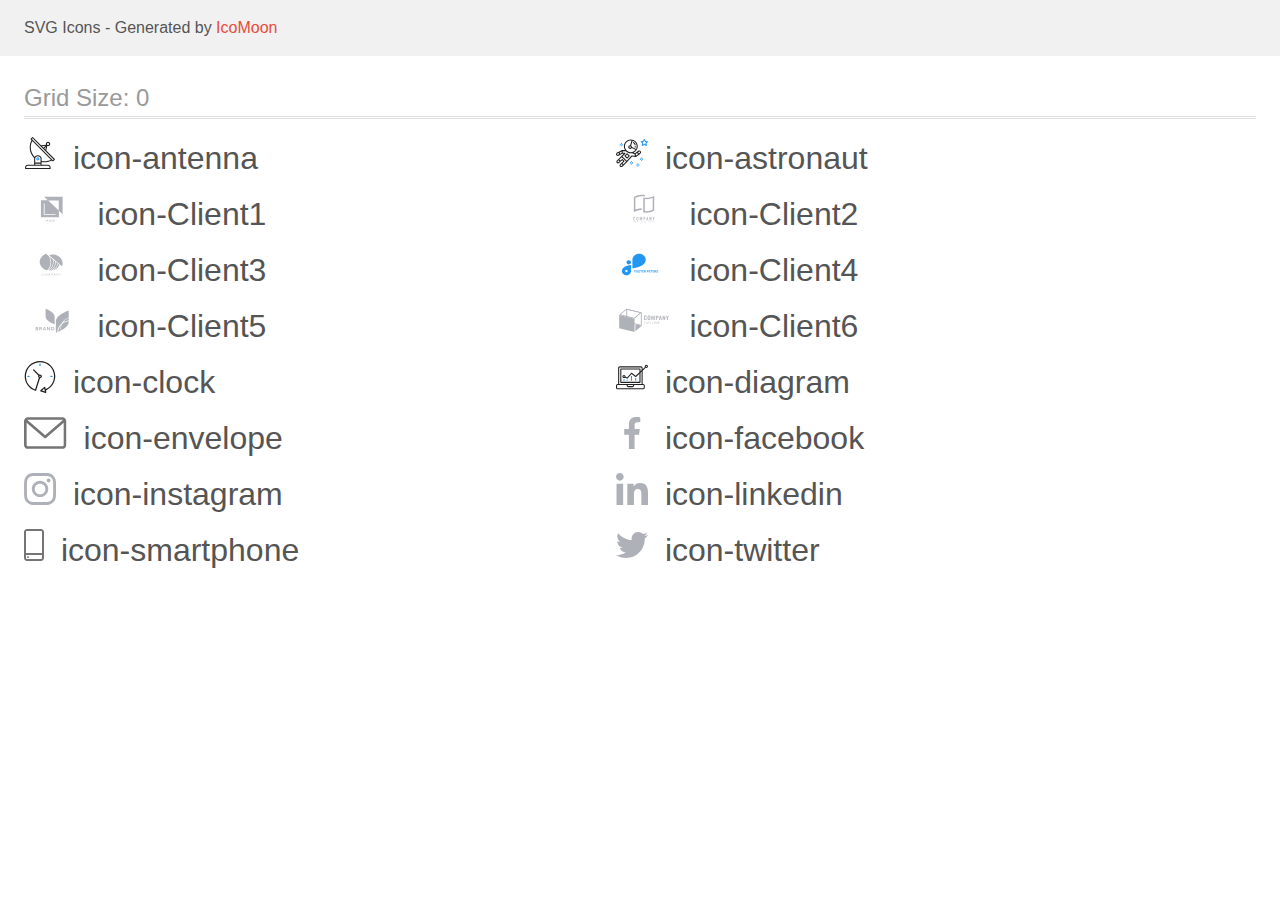
<file: SVG/icomoon/demo.html>
<!doctype html>
<html>
<head>
    <title>IcoMoon - SVG Icons</title>
    <meta charset="utf-8">
    <meta name="viewport" content="width=device-width, initial-scale=1">
    <link rel="stylesheet" href="demo-files/demo.css">
    <link rel="stylesheet" href="style.css">
</head>
<body>
<svg aria-hidden="true" style="position: absolute; width: 0; height: 0; overflow: hidden;" version="1.1" xmlns="http://www.w3.org/2000/svg" xmlns:xlink="http://www.w3.org/1999/xlink">
<defs>
<symbol id="icon-antenna" viewBox="0 0 32 32">
<path fill="#212121" style="fill: var(--color1, #212121)" d="M30.773 22.098l-8.443-8.505 0.937-4.616c0.225 0.090 0.485 0.144 0.758 0.146h0.007c0.008 0 0.017 0 0.026 0 1.192 0 2.159-0.967 2.159-2.159s-0.967-2.159-2.159-2.159c-1.192 0-2.159 0.967-2.159 2.159 0 0.259 0.046 0.508 0.13 0.739l-0.005-0.015-4.96 0.606-8.091-8.133c-0.096-0.098-0.229-0.159-0.376-0.16h-0c-0.14 0.001-0.274 0.057-0.373 0.155l-1.512 1.504c-0.096 0.097-0.156 0.23-0.156 0.377s0.060 0.281 0.156 0.377v0l0.814 0.825c-1.143 2.062-1.816 4.522-1.816 7.139 0 4.106 1.656 7.824 4.336 10.525l-0.001-0.001c0.043 0.041 0.092 0.074 0.146 0.097-0.032 0.164-0.051 0.353-0.052 0.546v6.188h-6.4c-1.472 0.001-2.666 1.194-2.667 2.666v1.067c0 0.295 0.239 0.534 0.534 0.534h24.534c0.294 0 0.533-0.239 0.533-0.534v-1.067c-0.002-1.472-1.195-2.665-2.666-2.666h-6.4v-2.742c1.003 0.21 2.024 0.317 3.049 0.32 2.58-0.003 5.005-0.663 7.117-1.822l-0.077 0.039 0.818 0.823c0.099 0.101 0.235 0.159 0.376 0.16 0.14-0.001 0.274-0.057 0.373-0.155l1.512-1.504c0.096-0.097 0.156-0.23 0.156-0.377s-0.060-0.281-0.156-0.377v0zM23.28 6.233c0.193-0.192 0.459-0.31 0.752-0.31 0.589 0 1.067 0.478 1.067 1.066s-0.477 1.066-1.067 1.066c-0 0-0 0-0 0h-0.004c-0.587-0.003-1.061-0.479-1.061-1.066 0-0.295 0.12-0.563 0.314-0.756l0-0h-0.002zM22.024 9.737l-0.598 2.946-1.175-1.183 1.774-1.763zM21.419 8.835l-1.92 1.909-1.486-1.493 3.406-0.416zM24.004 28.8c0.884 0 1.6 0.716 1.6 1.6v0 0.534h-23.466v-0.534c0-0.884 0.716-1.6 1.6-1.6v0h20.267zM16.538 26.666v1.067h-5.334v-1.067h5.334zM11.204 25.6v-4.053c0-1.294 1.196-2.346 2.667-2.346s2.667 1.053 2.667 2.346v4.053h-5.334zM17.604 23.904v-2.357c0-1.882-1.675-3.413-3.733-3.413-0.017-0-0.038-0-0.058-0-1.353 0-2.54 0.707-3.213 1.771l-0.009 0.016c-2.36-2.482-3.812-5.846-3.812-9.55 0-2.314 0.567-4.496 1.569-6.414l-0.036 0.077 18.602 18.709c-1.823 0.947-3.979 1.502-6.266 1.502-1.079 0-2.128-0.124-3.136-0.357l0.093 0.018zM28.893 23.22l-21.057-21.181 0.754-0.752 7.935 7.98c0.004 0 0.006 0.007 0.010 0.010l13.114 13.191-0.757 0.752z"></path>
<path fill="#2196f3" style="fill: var(--color2, #2196f3)" d="M13.876 20.267h-0.005c-0.001 0-0.002 0-0.002 0-0.884 0-1.6 0.716-1.6 1.6s0.715 1.599 1.597 1.6h0.005c0.001 0 0.001 0 0.002 0 0.884 0 1.6-0.716 1.6-1.6s-0.715-1.599-1.598-1.6h-0zM14.249 22.245c-0.096 0.096-0.229 0.155-0.376 0.155-0.295 0-0.534-0.239-0.534-0.534s0.238-0.533 0.532-0.533h0c0.293 0.001 0.531 0.239 0.531 0.533 0 0.148-0.060 0.282-0.157 0.378l-0 0h0.005z"></path>
</symbol>
<symbol id="icon-astronaut" viewBox="0 0 32 32">
<path fill="#2196f3" style="fill: var(--color2, #2196f3)" d="M31.974 4.524c-0.064-0.191-0.227-0.332-0.427-0.362l-0.003-0-1.911-0.278-0.855-1.731c-0.179-0.365-0.777-0.365-0.956 0l-0.855 1.731-1.911 0.278c-0.26 0.039-0.457 0.26-0.457 0.528 0 0.15 0.062 0.285 0.161 0.382l1.383 1.348-0.326 1.903c-0.034 0.2 0.048 0.402 0.212 0.522 0.166 0.12 0.383 0.135 0.562 0.040l1.709-0.899 1.709 0.899c0.072 0.038 0.157 0.061 0.247 0.061 0.295 0 0.534-0.239 0.534-0.534 0-0.031-0.003-0.062-0.008-0.092l0 0.003-0.326-1.903 1.383-1.348c0.099-0.097 0.161-0.233 0.161-0.382 0-0.059-0.009-0.115-0.027-0.168l0.001 0.004zM29.511 5.851c-0.126 0.122-0.183 0.299-0.153 0.472l0.191 1.114-1-0.526c-0.072-0.039-0.158-0.062-0.249-0.062s-0.177 0.023-0.252 0.063l0.003-0.001-1 0.526 0.191-1.114c0.005-0.027 0.008-0.059 0.008-0.091 0-0.149-0.061-0.285-0.16-0.381l-0-0-0.811-0.79 1.119-0.162c0.174-0.025 0.324-0.134 0.402-0.292l0.5-1.013 0.5 1.013c0.078 0.158 0.228 0.267 0.402 0.292l1.119 0.162-0.809 0.79zM26.134 20.522h-1.067v1.067h1.067v-1.067zM26.134 22.656h-1.067v1.066h1.067v-1.066zM27.2 21.589h-1.067v1.067h1.067v-1.067zM25.067 21.589h-1.067v1.067h1.067v-1.067zM22.4 26.389h-1.067v1.067h1.067v-1.067zM22.4 28.523h-1.067v1.067h1.067v-1.067zM23.467 27.456h-1.067v1.067h1.067v-1.067zM21.334 27.456h-1.067v1.067h1.067v-1.067zM16 24.256h-1.066v1.067h1.066v-1.067zM16 26.389h-1.066v1.067h1.066v-1.067zM17.067 25.322h-1.067v1.067h1.067v-1.067zM14.934 25.322h-1.067v1.067h1.067v-1.067zM5.867 6.122h-1.066v1.066h1.066v-1.066zM5.867 8.256h-1.066v1.066h1.066v-1.066zM6.933 7.189h-1.067v1.067h1.066v-1.067zM4.8 7.189h-1.067v1.067h1.067v-1.067z"></path>
<path fill="#212121" style="fill: var(--color1, #212121)" d="M24.715 14.16c-0.28-0.376-0.698-0.636-1.179-0.703l-0.009-0.001c-0.076-0.012-0.164-0.018-0.254-0.018-0.411 0-0.789 0.139-1.090 0.373l0.004-0.003-1.253 0.96-1.898 1.417-1.358-0.541c2.421-1.086 4.113-3.508 4.113-6.32 0-3.823-3.122-6.934-6.961-6.934s-6.961 3.11-6.961 6.934c0 1.386 0.415 2.674 1.12 3.759l-2.768-0.024c-0.009 0-0.016 0.005-0.023 0.005-0.057 0.003-0.11 0.014-0.159 0.033l0.004-0.001c-0.013 0.005-0.026 0.007-0.038 0.013-0.006 0.003-0.013 0.003-0.019 0.006l-3.233 1.596c-0 0-0.001 0-0.001 0.001l-1.893 0.91c-0.024 0.011-0.045 0.023-0.065 0.036l0.001-0.001c-0.482 0.324-0.795 0.867-0.795 1.483 0 0.297 0.073 0.577 0.201 0.823l-0.005-0.010c0.22 0.424 0.592 0.742 1.043 0.885l0.013 0.003c0.161 0.053 0.345 0.083 0.537 0.083 0.308 0 0.598-0.078 0.851-0.216l-0.009 0.005 1.388-0.738 2.264-1.169 1.357-0.008-5.442 5.415c0 0.001-0.001 0.001-0.001 0.001l-1.339 1.333c-0.303 0.299-0.491 0.714-0.491 1.173 0 0.002 0 0.003 0 0.005v-0c0.002 0.919 0.748 1.664 1.667 1.664 0.001 0 0.002 0 0.002 0h-0c0.428 0 0.854-0.162 1.18-0.485l1.314-1.309 1.741-1.3 0.901 0.897-3.102 3.088c-0.303 0.299-0.491 0.714-0.491 1.173 0 0.001 0 0.003 0 0.004v-0c0 0.445 0.174 0.864 0.49 1.179 0.302 0.3 0.717 0.485 1.176 0.485 0.001 0 0.002 0 0.003 0h-0c0.427 0 0.855-0.162 1.18-0.485l4.488-4.472c0.007-0.006 0.016-0.009 0.022-0.016l5.166-5.658 3.471 0.494c0.025 0.004 0.050 0.006 0.075 0.006 0.064 0 0.127-0.016 0.187-0.038 0.017-0.006 0.032-0.015 0.049-0.023 0.019-0.010 0.039-0.015 0.058-0.027l3.213-2.133c0.012-0.008 0.018-0.021 0.029-0.030 0.013-0.010 0.029-0.014 0.041-0.026l1.271-1.191c0.348-0.326 0.564-0.787 0.564-1.3 0-0.4-0.132-0.769-0.355-1.066l0.003 0.005zM2.13 17.77c-0.098 0.054-0.215 0.086-0.34 0.086-0.078 0-0.153-0.013-0.224-0.036l0.005 0.001c-0.294-0.093-0.504-0.364-0.504-0.683 0-0.235 0.114-0.444 0.289-0.575l0.002-0.001 1.314-0.632 0.316 0.924 0.133 0.389-0.992 0.527zM5.627 15.942l-1.548 0.8-0.255-0.746-0.184-0.537 2.027-1.001-0.040 1.484zM20.727 9.322c0 0.918-0.219 1.785-0.599 2.56l-4.181-1.899c-0.044-0.575-0.342-1.072-0.782-1.384l-0.006-0.004 1.464-4.861c2.377 0.757 4.104 2.975 4.104 5.588zM8.938 9.322c0-3.235 2.644-5.867 5.894-5.867 0.253 0 0.5 0.022 0.745 0.053l-1.432 4.753c-0.019 0-0.037-0.006-0.057-0.006-0 0-0.001 0-0.001 0-1.032 0-1.869 0.835-1.872 1.867v0c0.003 1.031 0.84 1.867 1.872 1.867 0 0 0 0 0.001 0h-0c0.695 0 1.295-0.383 1.618-0.944l3.863 1.755c-1.075 1.447-2.795 2.39-4.737 2.39-3.25 0-5.894-2.632-5.894-5.867zM14.895 10.122c0 0.441-0.362 0.8-0.806 0.8-0 0-0.001 0-0.001 0-0.443 0-0.802-0.358-0.804-0.8v-0c0-0.441 0.361-0.8 0.806-0.8s0.806 0.359 0.806 0.8zM2.464 25.146c-0.11 0.109-0.261 0.176-0.428 0.176s-0.317-0.067-0.427-0.175l0 0c-0.109-0.108-0.176-0.257-0.176-0.422s0.067-0.314 0.176-0.422l0-0 0.962-0.959 0.852 0.848-0.959 0.954zM5.678 28.88c-0.11 0.109-0.261 0.176-0.428 0.176s-0.317-0.067-0.427-0.175l0 0c-0.109-0.108-0.176-0.257-0.176-0.422s0.067-0.314 0.176-0.422l0-0 0.963-0.959 0.852 0.848-0.96 0.955zM9.16 25.411l-0.001 0.001-1.765 1.76-0.852-0.848 1.765-1.757c0.040-0.040 0.065-0.088 0.090-0.136 0.007-0.014 0.020-0.026 0.026-0.040 0.016-0.041 0.019-0.085 0.026-0.128 0.003-0.025 0.014-0.048 0.014-0.073 0-0.035-0.013-0.070-0.020-0.105-0.006-0.032-0.006-0.064-0.019-0.096-0.025-0.053-0.055-0.098-0.092-0.138l0 0c-0.010-0.012-0.014-0.026-0.025-0.038h-0.001s0-0.001-0.001-0.002l-1.607-1.6c-0.017-0.017-0.039-0.024-0.058-0.038-0.025-0.021-0.054-0.040-0.084-0.056l-0.003-0.001c-0.026-0.012-0.058-0.023-0.090-0.031l-0.003-0.001c-0.030-0.009-0.065-0.017-0.101-0.020l-0.002-0c-0.007-0-0.015-0-0.023-0-0.026 0-0.051 0.002-0.075 0.005l0.003-0c-0.036 0.005-0.069 0.009-0.104 0.021s-0.064 0.027-0.094 0.045c-0.020 0.011-0.043 0.015-0.061 0.029l-1.774 1.324-0.901-0.897 2.399-2.386 4.36 4.289-0.928 0.919zM15.979 18.394c-0.016-0.002-0.030 0.004-0.046 0.003-0.008-0-0.017-0.001-0.027-0.001-0.031 0-0.062 0.003-0.092 0.008l0.003-0c-0.070 0.011-0.132 0.035-0.187 0.070l0.002-0.001c-0.030 0.018-0.057 0.037-0.083 0.061-0.013 0.011-0.028 0.016-0.040 0.029l-4.698 5.146-4.328-4.256 2.833-2.818c0.096-0.097 0.156-0.23 0.156-0.377 0-0.295-0.239-0.534-0.534-0.534-0.001 0-0.001 0-0.002 0h0l-2.219 0.013 0.028-1.607 3.104 0.027c1.264 1.297 3.027 2.101 4.978 2.101 0.001 0 0.002 0 0.003 0h-0c0.438 0 0.864-0.046 1.28-0.122 0.040 0.032 0.080 0.064 0.129 0.085l2.41 0.96 0.152 0.758 0.178 0.886-3.003-0.427zM20.020 18.572l-0.313-1.558 1.446-1.080 0.946 1.257-2.080 1.381zM23.773 15.741l-0.837 0.785-0.931-1.236 0.831-0.637c0.155-0.119 0.351-0.168 0.543-0.143 0.193 0.027 0.364 0.128 0.48 0.284 0.088 0.117 0.141 0.265 0.141 0.426 0 0.206-0.087 0.391-0.226 0.521l-0 0z"></path>
<path fill="#212121" style="fill: var(--color1, #212121)" d="M13.602 18.544l-2.143-2.134c-0.096-0.096-0.229-0.155-0.376-0.155s-0.28 0.059-0.376 0.155l-2.143 2.133c-0.097 0.097-0.156 0.23-0.156 0.378s0.060 0.281 0.156 0.378l-0-0 2.142 2.134c0.096 0.096 0.229 0.156 0.376 0.156s0.28-0.059 0.376-0.156v0l2.143-2.134c0.097-0.097 0.157-0.23 0.157-0.378s-0.060-0.281-0.157-0.378l-0-0zM11.083 20.303l-1.387-1.381 1.386-1.381 1.387 1.381-1.387 1.381zM17.164 5.071l-0.258 1.036c0.071 0.018 1.738 0.452 1.738 2.149h1.067c0-2.017-1.666-2.965-2.547-3.184zM19.711 9.322h-1.067v1.066h1.067v-1.066z"></path>
</symbol>
<symbol id="icon-Client1" viewBox="0 0 57 32">
<path fill="#afb1b8" style="fill: var(--color3, #afb1b8)" d="M20.267 3.733l3.738 3.538-6.938-0.004v17.167h18.133v-6.564l3.733 3.534v-17.671h-18.667zM35.036 17.455l-10.597-10.032h10.597v10.032zM31.746 21.923h-11.81v-11.545h0.835v10.763h10.975v0.781zM22.725 26.72l-0.436 0.899-0.436-0.899h-0.366l0.637 1.198v0.698h0.331v-0.698l0.635-1.198h-0.364zM23.274 28.616l0.154-0.442h0.734l0.155 0.442h0.344l-0.717-1.896h-0.296l-0.716 1.896h0.342zM23.794 27.123l0.275 0.786h-0.549l0.275-0.787zM25.531 27.863c-0.045 0.067-0.071 0.149-0.071 0.238 0 0.001 0 0.002 0 0.003v-0c0 0.16 0.056 0.29 0.168 0.389s0.263 0.149 0.45 0.149c0.188 0 0.349-0.051 0.485-0.153l0.107 0.126h0.367l-0.278-0.33c0.109-0.149 0.164-0.341 0.164-0.574h-0.275c0 0.128-0.027 0.244-0.079 0.348l-0.366-0.432 0.129-0.094c0.078-0.053 0.144-0.119 0.195-0.195l0.002-0.003c0.038-0.061 0.060-0.136 0.060-0.216 0-0.001 0-0.002 0-0.003v0c0-0.002 0-0.005 0-0.007 0-0.117-0.051-0.221-0.132-0.293l-0-0c-0.084-0.076-0.197-0.123-0.32-0.123-0.007 0-0.013 0-0.020 0l0.001-0c-0.153 0-0.274 0.044-0.364 0.13s-0.135 0.203-0.135 0.352c0 0.061 0.014 0.123 0.043 0.189 0.030 0.065 0.082 0.144 0.155 0.237-0.14 0.101-0.235 0.188-0.282 0.261zM26.387 28.283c-0.081 0.066-0.185 0.106-0.299 0.107h-0c-0.005 0-0.010 0-0.015 0-0.082 0-0.156-0.031-0.212-0.083l0 0c-0.052-0.052-0.085-0.123-0.085-0.203 0-0.004 0-0.007 0-0.011l-0 0.001c0-0.101 0.052-0.192 0.156-0.271l0.041-0.029 0.414 0.489zM26.047 27.443c-0.090-0.11-0.134-0.202-0.134-0.275 0-0.063 0.019-0.116 0.055-0.157 0.034-0.039 0.084-0.063 0.139-0.063 0.003 0 0.005 0 0.008 0h-0c0.002-0 0.004-0 0.007-0 0.052 0 0.1 0.020 0.135 0.054l-0-0c0.037 0.035 0.056 0.077 0.056 0.126 0 0.002 0 0.005 0 0.007 0 0.071-0.031 0.134-0.080 0.177l-0 0-0.041 0.032-0.145 0.099zM29.133 28.473c0.13-0.114 0.205-0.272 0.224-0.474h-0.328c-0.018 0.135-0.059 0.232-0.124 0.29s-0.163 0.087-0.292 0.087c-0.141 0-0.249-0.054-0.323-0.162s-0.11-0.264-0.11-0.469v-0.167c0.002-0.203 0.041-0.355 0.117-0.46 0.077-0.105 0.188-0.157 0.331-0.157 0.123 0 0.217 0.030 0.28 0.091s0.104 0.158 0.12 0.294h0.328c-0.021-0.207-0.095-0.368-0.222-0.482s-0.296-0.171-0.506-0.171c-0.155 0-0.292 0.037-0.411 0.111-0.119 0.076-0.213 0.183-0.27 0.31l-0.002 0.005c-0.060 0.133-0.096 0.288-0.096 0.451 0 0.008 0 0.016 0 0.023l-0-0.001v0.177c0.003 0.174 0.035 0.327 0.098 0.46s0.151 0.234 0.266 0.306c0.116 0.071 0.249 0.107 0.4 0.107 0.216 0 0.389-0.056 0.519-0.169zM31.069 28.207c0.064-0.141 0.097-0.304 0.097-0.49v-0.105c0-0.006 0-0.013 0-0.020 0-0.169-0.036-0.329-0.102-0.473l0.003 0.007c-0.060-0.134-0.156-0.243-0.274-0.318l-0.003-0.002c-0.119-0.075-0.256-0.112-0.411-0.112s-0.291 0.037-0.411 0.113c-0.119 0.075-0.211 0.182-0.277 0.324-0.062 0.137-0.098 0.297-0.098 0.466 0 0.008 0 0.016 0 0.025l-0-0.001v0.107c0.001 0.181 0.034 0.341 0.099 0.48 0.066 0.139 0.159 0.246 0.279 0.322 0.121 0.075 0.258 0.112 0.411 0.112 0.156 0 0.293-0.037 0.412-0.112 0.119-0.076 0.212-0.183 0.276-0.323zM30.716 27.135c0.080 0.112 0.119 0.274 0.119 0.484v0.099c0 0.213-0.039 0.376-0.118 0.487-0.078 0.111-0.19 0.167-0.336 0.167-0.004 0-0.009 0-0.014 0-0.134 0-0.253-0.067-0.324-0.17l-0.001-0.001c-0.081-0.114-0.121-0.275-0.121-0.483v-0.109c0.002-0.204 0.043-0.362 0.122-0.473 0.071-0.102 0.188-0.168 0.321-0.168 0.005 0 0.010 0 0.014 0l-0.001-0c0.146 0 0.259 0.056 0.338 0.168z"></path>
</symbol>
<symbol id="icon-Client2" viewBox="0 0 57 32">
<path fill="#afb1b8" style="fill: var(--color3, #afb1b8)" d="M26.727 3.165h-0.073c-0.112-0.007-0.224-0.010-0.336-0.012h-0.243c-0.212 0-0.428 0.005-0.642 0.016-0.007-0.001-0.016-0.001-0.024-0.001s-0.017 0-0.025 0.001l0.001-0c-2.059 0.12-3.971 0.635-5.699 1.47l0.090-0.039-0.23 0.111v11.809l0.54-0.183c0.474-0.163 0.978-0.309 1.5-0.445 1.29-0.345 2.775-0.553 4.305-0.573l0.012-0v1.551c-0.193 0.001-0.38 0.006-0.568 0.016h-0.045c-1.212 0.068-2.348 0.25-3.442 0.537l0.12-0.027c-1.503 0.382-2.82 0.91-4.044 1.586l0.087-0.044v-15.145c1.195-0.711 2.578-1.29 4.042-1.665l0.11-0.024c1.173-0.315 2.52-0.499 3.909-0.505h0.231c0.273 0.007 0.539 0.019 0.788 0.038 0.658 0.046 1.31 0.15 1.949 0.311v1.527c-0.544-0.133-1.189-0.234-1.849-0.282l-0.039-0.002-0.039-0.003c-0.132-0.011-0.263-0.022-0.386-0.022zM29.415 4.726c0.339 0.026 0.69 0.038 1.044 0.038 1.464-0.006 2.881-0.198 4.231-0.554l-0.117 0.026c1.502-0.383 2.819-0.912 4.043-1.587l-0.087 0.044v14.875c-1.195 0.71-2.578 1.289-4.042 1.665l-0.11 0.024c-1.173 0.314-2.52 0.498-3.91 0.503h-0.004c-0.029 0-0.062 0-0.096 0-1.020 0-2.010-0.128-2.955-0.368l0.083 0.018v-14.972c0.229 0.053 0.466 0.102 0.706 0.142 0.394 0.067 0.81 0.115 1.214 0.145zM36.985 4.842l-0.54 0.181c-0.496 0.167-0.997 0.316-1.5 0.449-1.344 0.36-2.888 0.569-4.48 0.575h-0.004c-0.352 0-0.676-0.010-0.989-0.030l-0.43-0.028v12.148l0.37 0.032c0.342 0.030 0.696 0.045 1.052 0.045 1.257-0.006 2.473-0.172 3.631-0.48l-0.1 0.023c1.059-0.269 1.977-0.608 2.848-1.031l-0.088 0.039 0.23-0.111v-11.812z"></path>
<path fill="#afb1b8" style="fill: var(--color3, #afb1b8)" d="M19.060 24.113c-0.145-0.15-0.348-0.243-0.572-0.243-0.010 0-0.020 0-0.030 0.001l0.001-0c-0.004-0-0.008-0-0.012-0-0.121 0-0.236 0.024-0.34 0.067l0.006-0.002c-0.205 0.082-0.364 0.243-0.442 0.444l-0.002 0.005c-0.043 0.107-0.063 0.22-0.062 0.335v2.023c-0.005 0.142 0.022 0.284 0.079 0.415 0.048 0.104 0.117 0.196 0.203 0.271 0.081 0.068 0.175 0.117 0.277 0.144 0.099 0.027 0.201 0.042 0.302 0.042 0.113 0.001 0.224-0.023 0.326-0.070 0.304-0.135 0.512-0.434 0.512-0.781v-0.226h-0.53v0.18c0 0.004 0 0.008 0 0.012 0 0.060-0.011 0.118-0.032 0.171l0.001-0.003c-0.018 0.045-0.044 0.083-0.077 0.114l-0 0c-0.061 0.047-0.137 0.076-0.221 0.077h-0c-0.009 0.001-0.020 0.002-0.031 0.002-0.089 0-0.168-0.043-0.216-0.11l-0.001-0.001c-0.044-0.071-0.071-0.158-0.071-0.251 0-0.007 0-0.014 0-0.021l-0 0.001v-1.887c-0.003-0.105 0.019-0.208 0.065-0.302 0.049-0.075 0.132-0.124 0.227-0.124 0.011 0 0.022 0.001 0.033 0.002l-0.001-0c0.003-0 0.006-0 0.010-0 0.092 0 0.174 0.045 0.226 0.114l0.001 0.001c0.055 0.071 0.088 0.162 0.088 0.26 0 0.004-0 0.008-0 0.012v-0.001 0.175h0.524v-0.206c0-0.003 0-0.006 0-0.009 0-0.124-0.024-0.243-0.067-0.352l0.002 0.006c-0.041-0.111-0.102-0.205-0.177-0.285l0 0zM22.202 24.091c-0.161-0.137-0.371-0.221-0.601-0.223h-0c-0.108 0-0.215 0.020-0.316 0.057-0.218 0.078-0.391 0.239-0.483 0.443l-0.002 0.005c-0.053 0.123-0.080 0.257-0.077 0.392v1.94c-0.004 0.137 0.023 0.272 0.077 0.397 0.048 0.105 0.117 0.197 0.205 0.271 0.081 0.075 0.176 0.133 0.279 0.171 0.101 0.037 0.208 0.057 0.316 0.057 0.231-0.001 0.442-0.087 0.603-0.229l-0.001 0.001c0.084-0.076 0.152-0.168 0.199-0.271 0.054-0.125 0.081-0.261 0.077-0.397v-1.941c0-0.005 0-0.011 0-0.017 0-0.135-0.029-0.264-0.080-0.381l0.002 0.006c-0.049-0.111-0.117-0.205-0.199-0.283l-0-0zM21.955 26.706c0.001 0.009 0.001 0.019 0.001 0.030 0 0.099-0.041 0.188-0.106 0.251l-0 0c-0.067 0.056-0.154 0.091-0.249 0.091s-0.182-0.034-0.25-0.091l0.001 0c-0.066-0.063-0.106-0.152-0.106-0.25 0-0.011 0-0.022 0.002-0.032l-0 0.001v-1.941c-0.001-0.009-0.001-0.019-0.001-0.030 0-0.098 0.041-0.187 0.106-0.25l0-0c0.067-0.056 0.154-0.091 0.249-0.091s0.182 0.034 0.25 0.091l-0.001-0c0.066 0.063 0.106 0.152 0.106 0.25 0 0.011-0 0.021-0.001 0.032l0-0.001v1.941zM26.329 27.573v-3.675h-0.508l-0.668 1.945h-0.009l-0.674-1.945h-0.503v3.674h0.525v-2.235h0.010l0.514 1.58h0.262l0.518-1.58h0.010v2.235h0.525zM29.311 24.157c-0.081-0.091-0.183-0.16-0.297-0.201-0.108-0.036-0.232-0.057-0.361-0.057-0.007 0-0.014 0-0.021 0h-0.779v3.675h0.524v-1.435h0.269c0.164 0.007 0.326-0.027 0.473-0.1 0.12-0.068 0.217-0.163 0.286-0.278l0.002-0.003c0.060-0.098 0.101-0.206 0.12-0.32 0.018-0.116 0.028-0.249 0.028-0.385 0-0.012-0-0.023-0-0.035l0 0.002c0.005-0.176-0.012-0.353-0.051-0.525-0.037-0.132-0.104-0.246-0.193-0.338l0 0zM29.041 25.277c-0.002 0.070-0.020 0.136-0.050 0.194l0.001-0.003c-0.030 0.056-0.077 0.101-0.133 0.128l-0.002 0.001c-0.065 0.030-0.14 0.047-0.22 0.047-0.010 0-0.019-0-0.028-0.001l0.001 0h-0.239v-1.249h0.27c0.008-0 0.016-0.001 0.025-0.001 0.077 0 0.149 0.017 0.214 0.048l-0.003-0.001c0.054 0.031 0.096 0.078 0.122 0.134l0.001 0.002c0.029 0.065 0.044 0.134 0.046 0.205v0.244c0 0.085 0.005 0.174 0 0.252h-0.005zM31.791 23.899h-0.429l-0.81 3.675h0.524l0.154-0.789h0.714l0.154 0.789h0.523l-0.829-3.675zM31.308 26.283l0.258-1.332h0.010l0.256 1.332h-0.523zM35.173 26.112h-0.010l-0.79-2.213h-0.503v3.675h0.523v-2.21h0.011l0.8 2.209h0.493v-3.674h-0.523v2.213zM38.372 23.899l-0.421 1.461h-0.011l-0.421-1.461h-0.554l0.719 2.122v1.553h0.524v-1.553l0.719-2.121h-0.555zM17.6 28.611h0.252v0.708h0.171v-0.708h0.251v-0.145h-0.674v0.146zM19.721 28.465l-0.331 0.853h0.182l0.070-0.194h0.34l0.073 0.194h0.187l-0.339-0.853h-0.182zM19.694 28.981l0.116-0.316 0.116 0.316h-0.232zM21.818 29.004h0.197v0.11c-0.055 0.044-0.126 0.072-0.203 0.072h-0c-0.004 0-0.008 0-0.012 0-0.068 0-0.129-0.032-0.169-0.081l-0-0c-0.040-0.057-0.063-0.127-0.063-0.203 0-0.007 0-0.013 0.001-0.020l-0 0.001c0-0.19 0.082-0.285 0.245-0.285 0.006-0.001 0.012-0.001 0.018-0.001 0.084 0 0.155 0.058 0.174 0.136l0 0.001 0.169-0.033c-0.036-0.166-0.156-0.251-0.362-0.251-0.003-0-0.007-0-0.011-0-0.11 0-0.211 0.042-0.287 0.11l0-0c-0.076 0.075-0.124 0.18-0.124 0.296 0 0.011 0 0.022 0.001 0.033l-0-0.001c-0 0.006-0 0.013-0 0.020 0 0.115 0.041 0.22 0.11 0.301l-0.001-0.001c0.075 0.078 0.181 0.126 0.297 0.126 0.009 0 0.018-0 0.027-0.001l-0.001 0c0.004 0 0.009 0 0.014 0 0.134 0 0.257-0.052 0.348-0.137l-0 0v-0.336h-0.37v0.144zM23.959 28.465h-0.173v0.853h0.597v-0.145h-0.425v-0.708zM25.77 28.465h-0.173v0.853h0.173v-0.853zM27.539 29.035l-0.349-0.57h-0.167v0.853h0.16v-0.557l0.343 0.557h0.172v-0.853h-0.158v0.57zM29.14 28.942h0.425v-0.145h-0.425v-0.187h0.457v-0.146h-0.63v0.853h0.647v-0.145h-0.475v-0.231zM33.020 28.802h-0.336v-0.336h-0.171v0.853h0.171v-0.373h0.336v0.373h0.172v-0.853h-0.172v0.337zM34.629 28.942h0.427v-0.145h-0.427v-0.187h0.459v-0.146h-0.629v0.853h0.646v-0.145h-0.475v-0.231zM36.812 28.943c0.149-0.023 0.224-0.102 0.224-0.237 0.001-0.007 0.001-0.015 0.001-0.024 0-0.068-0.033-0.128-0.085-0.166l-0.001-0c-0.063-0.032-0.137-0.051-0.216-0.051-0.012 0-0.023 0-0.035 0.001l0.002-0h-0.362v0.853h0.172v-0.357h0.034c0.004-0 0.009-0 0.014-0 0.034 0 0.066 0.007 0.094 0.020l-0.001-0.001c0.025 0.015 0.046 0.037 0.061 0.062l0.186 0.271h0.205l-0.104-0.166c-0.047-0.083-0.111-0.152-0.187-0.203l-0.002-0.001zM36.639 28.825h-0.126v-0.214h0.135c0.011-0.001 0.023-0.001 0.036-0.001 0.049 0 0.097 0.008 0.141 0.023l-0.003-0.001c0.023 0.021 0.037 0.050 0.037 0.083 0 0.037-0.018 0.069-0.045 0.090l-0 0c-0.043 0.014-0.092 0.021-0.142 0.021-0.011 0-0.022-0-0.033-0.001l0.002 0zM38.459 28.942h0.425v-0.145h-0.425v-0.187h0.459v-0.146h-0.631v0.853h0.647v-0.145h-0.475v-0.231z"></path>
</symbol>
<symbol id="icon-Client3" viewBox="0 0 57 32">
<path fill="#afb1b8" style="fill: var(--color3, #afb1b8)" d="M19.417 26.187c0.009 0 0.017 0.002 0.025 0.005s0.015 0.007 0.021 0.013l-0-0 0.116 0.111c-0.091 0.090-0.202 0.162-0.327 0.211-0.129 0.048-0.278 0.076-0.434 0.076-0.011 0-0.021-0-0.032-0l0.002 0c-0.149 0.003-0.298-0.021-0.436-0.071-0.128-0.046-0.237-0.114-0.33-0.2l0.001 0.001c-0.090-0.085-0.161-0.188-0.21-0.302l-0.002-0.006c-0.047-0.114-0.075-0.246-0.075-0.385 0-0.004 0-0.008 0-0.012v0.001c-0-0.006-0-0.013-0-0.020 0-0.272 0.118-0.516 0.305-0.684l0.001-0.001c0.099-0.087 0.218-0.155 0.349-0.201 0.143-0.048 0.296-0.072 0.45-0.070 0.008-0 0.018-0 0.028-0 0.139 0 0.273 0.024 0.398 0.067l-0.009-0.003c0.115 0.044 0.221 0.104 0.313 0.179l-0.098 0.118c-0.007 0.008-0.015 0.015-0.024 0.021l-0 0c-0.010 0.006-0.021 0.009-0.034 0.009-0.002 0-0.004-0-0.006-0l0 0c-0.016-0.001-0.030-0.005-0.043-0.012l0 0-0.052-0.032-0.073-0.041c-0.066-0.032-0.144-0.057-0.225-0.070l-0.005-0.001c-0.048-0.008-0.104-0.013-0.161-0.013-0.004 0-0.009 0-0.013 0h0.001c-0.003-0-0.007-0-0.011-0-0.112 0-0.219 0.020-0.319 0.055l0.007-0.002c-0.098 0.034-0.182 0.085-0.254 0.15l0.001-0.001c-0.073 0.068-0.128 0.149-0.164 0.237-0.038 0.089-0.059 0.193-0.059 0.302 0 0.004 0 0.008 0 0.011v-0.001c-0 0.004-0 0.008-0 0.013 0 0.11 0.022 0.215 0.061 0.311l-0.002-0.005c0.036 0.087 0.091 0.167 0.162 0.236 0.067 0.064 0.149 0.115 0.242 0.147 0.095 0.034 0.196 0.051 0.299 0.051 0.059 0.001 0.119-0.003 0.178-0.010 0.148-0.015 0.28-0.074 0.385-0.164l-0.001 0.001c0.015-0.012 0.034-0.020 0.055-0.020h0zM22.775 25.629c0 0.003 0 0.008 0 0.012 0 0.138-0.029 0.269-0.081 0.387l0.002-0.006c-0.052 0.12-0.126 0.222-0.218 0.304l-0.001 0.001c-0.097 0.086-0.211 0.154-0.337 0.198l-0.007 0.002c-0.132 0.045-0.284 0.071-0.442 0.071s-0.31-0.026-0.452-0.074l0.010 0.003c-0.132-0.047-0.245-0.115-0.342-0.202l0.001 0.001c-0.093-0.084-0.168-0.187-0.219-0.303l-0.002-0.006c-0.050-0.116-0.078-0.251-0.078-0.393s0.029-0.277 0.081-0.4l-0.003 0.007c0.050-0.115 0.125-0.22 0.221-0.309 0.097-0.085 0.213-0.15 0.341-0.194 0.132-0.046 0.284-0.072 0.442-0.072s0.31 0.026 0.452 0.075l-0.010-0.003c0.129 0.045 0.246 0.114 0.343 0.201 0.096 0.088 0.171 0.192 0.22 0.305 0.054 0.127 0.081 0.261 0.078 0.396zM22.47 25.629c0-0.005 0-0.011 0-0.017 0-0.108-0.020-0.211-0.058-0.305l0.002 0.006c-0.071-0.182-0.216-0.322-0.396-0.384l-0.005-0.001c-0.096-0.033-0.206-0.052-0.321-0.052s-0.225 0.019-0.329 0.054l0.007-0.002c-0.096 0.034-0.178 0.085-0.246 0.15l0-0c-0.068 0.064-0.122 0.143-0.156 0.232l-0.001 0.004c-0.035 0.094-0.055 0.202-0.055 0.316s0.020 0.222 0.058 0.322l-0.002-0.006c0.071 0.182 0.217 0.322 0.399 0.383l0.005 0.001c0.207 0.068 0.435 0.068 0.643 0 0.093-0.033 0.177-0.083 0.245-0.148 0.070-0.069 0.123-0.149 0.156-0.236 0.039-0.101 0.058-0.209 0.055-0.316zM25.067 25.96l0.031 0.070c0.011-0.025 0.021-0.048 0.033-0.070 0.013-0.027 0.026-0.050 0.039-0.072l-0.002 0.003 0.743-1.174c0.015-0.020 0.028-0.033 0.043-0.037s0.033-0.007 0.051-0.007c0.003 0 0.007 0 0.010 0l-0-0h0.22v1.909h-0.26v-1.463c-0.001-0.010-0.001-0.021-0.001-0.033s0-0.023 0.001-0.035l-0 0.002-0.748 1.19c-0.010 0.018-0.025 0.033-0.043 0.043l-0.001 0c-0.018 0.010-0.040 0.016-0.063 0.016-0 0-0.001 0-0.001 0h-0.042c-0 0-0.001 0-0.002 0-0.023 0-0.044-0.006-0.063-0.016l0.001 0c-0.018-0.010-0.033-0.025-0.043-0.043l-0-0.001-0.77-1.198v1.532h-0.251v-1.905h0.219c0.003-0 0.007-0 0.010-0 0.018 0 0.036 0.002 0.052 0.007l-0.001-0c0.018 0.008 0.032 0.021 0.041 0.037l0.759 1.175c0.014 0.020 0.026 0.042 0.037 0.066l0.001 0.003zM27.863 25.865v0.715h-0.29v-1.906h0.649c0.123-0.002 0.244 0.012 0.362 0.042 0.094 0.023 0.181 0.064 0.256 0.119 0.062 0.049 0.111 0.112 0.144 0.184l0.001 0.003c0.035 0.078 0.051 0.161 0.050 0.244 0 0.003 0 0.008 0 0.012 0 0.172-0.082 0.325-0.209 0.422l-0.001 0.001c-0.075 0.057-0.163 0.1-0.258 0.126-0.098 0.028-0.211 0.044-0.327 0.044-0.008 0-0.016-0-0.024-0l-0.351-0.005zM27.863 25.66h0.352c0.076 0.001 0.153-0.009 0.226-0.029 0.062-0.018 0.116-0.046 0.164-0.083l-0.001 0.001c0.082-0.068 0.133-0.169 0.133-0.282 0-0.002 0-0.003-0-0.005v0c0-0.006 0.001-0.013 0.001-0.021 0-0.049-0.011-0.095-0.030-0.137l0.001 0.002c-0.024-0.052-0.059-0.095-0.101-0.13l-0.001-0.001c-0.097-0.065-0.217-0.104-0.345-0.104-0.016 0-0.032 0.001-0.048 0.002l0.002-0h-0.352v0.786zM31.772 26.582h-0.229c-0.001 0-0.003 0-0.004 0-0.022 0-0.043-0.007-0.060-0.018l0 0c-0.016-0.011-0.029-0.026-0.038-0.044l-0-0.001-0.197-0.461h-0.994l-0.205 0.461c-0.018 0.037-0.055 0.062-0.099 0.062-0.001 0-0.002 0-0.003-0h-0.23l0.873-1.909h0.302l0.884 1.909zM30.332 25.874h0.82l-0.346-0.777c-0.027-0.059-0.048-0.118-0.066-0.179l-0.034 0.1c-0.010 0.030-0.021 0.059-0.032 0.081l-0.343 0.775zM33.029 24.683c0.017 0.008 0.032 0.020 0.043 0.034l1.273 1.439v-1.482h0.26v1.909h-0.145c-0.001 0-0.002 0-0.003 0-0.020 0-0.040-0.004-0.057-0.012l0.001 0c-0.018-0.009-0.034-0.021-0.047-0.035l-0-0-1.27-1.438c0.001 0.010 0.001 0.021 0.001 0.033s-0 0.023-0.001 0.034l0-0.002v1.419h-0.26v-1.909h0.154c0.018 0 0.036 0.003 0.052 0.009zM36.748 25.823v0.758h-0.291v-0.757l-0.804-1.15h0.26c0.002-0 0.004-0 0.006-0 0.021 0 0.040 0.006 0.056 0.016l-0-0c0.016 0.013 0.029 0.027 0.039 0.043l0.503 0.742c0.020 0.032 0.038 0.061 0.052 0.089s0.027 0.054 0.037 0.081l0.037-0.082c0.014-0.030 0.031-0.059 0.050-0.087l0.496-0.747c0.011-0.015 0.023-0.029 0.037-0.040l0-0c0.016-0.012 0.036-0.019 0.057-0.019 0.002 0 0.004 0 0.006 0h0.263l-0.805 1.155zM24.923 21.47c0.126 0.014 0.254 0.025 0.384 0.035 1.962-0.763 3.622-2.011 4.772-3.588s1.739-3.415 1.694-5.282l-2.162-1.878c0.439 1.988 0.234 4.043-0.594 5.935s-2.245 3.547-4.094 4.779z"></path>
<path fill="#afb1b8" style="fill: var(--color3, #afb1b8)" d="M24.151 21.382l0.058 0.011c1.975-1.228 3.481-2.942 4.323-4.922s0.981-4.133 0.4-6.181l-3.080-2.676c1.245 2.199 1.747 4.661 1.445 7.099-0.301 2.437-1.392 4.75-3.147 6.669zM34.596 14.841c-0.523 2.052-1.794 3.902-3.623 5.276-0.5 0.38-1.064 0.737-1.658 1.043l-0.065 0.030c1.49-0.38 2.859-1.053 4.003-1.966s2.030-2.042 2.592-3.3l-1.249-1.084z"></path>
<path fill="#afb1b8" style="fill: var(--color3, #afb1b8)" d="M34.106 14.539l-1.778-1.545c-0.034 1.762-0.611 3.483-1.669 4.986s-2.562 2.732-4.352 3.559h0.009c0.399 0 0.797-0.021 1.194-0.062 1.673-0.594 3.151-1.538 4.302-2.748s1.94-2.65 2.295-4.189zM24.409 6.485l-2.122-1.845c-1.897 0.637-3.527 1.756-4.68 3.212s-1.772 3.179-1.778 4.946c0.007 1.952 0.763 3.846 2.149 5.383 1.385 1.536 3.321 2.628 5.501 3.101 1.946-2.060 3.085-4.605 3.252-7.266s-0.647-5.299-2.323-7.531zM39.008 14.254c-0.007-2.316-1.070-4.535-2.955-6.173s-4.439-2.561-7.105-2.567c-0.006 0-0.014-0-0.021-0-1.281 0-2.512 0.213-3.66 0.606l0.079-0.024 12.989 11.286c0.423-0.919 0.671-1.995 0.672-3.128v-0z"></path>
</symbol>
<symbol id="icon-Client4" viewBox="0 0 57 32">
<path fill="#2196f3" style="fill: var(--color2, #2196f3)" d="M12.878 11.255h-0.002c-1.279 0-2.316 0.921-2.316 2.058v0.002c0 1.137 1.037 2.058 2.316 2.058h0.002c1.279 0 2.316-0.922 2.316-2.058v-0.001c0-1.137-1.037-2.059-2.316-2.059zM29.971 10.597c-0.004-1.579-0.711-3.092-1.967-4.209s-2.958-1.745-4.734-1.749c-1.777 0.003-3.481 0.631-4.737 1.748s-1.964 2.63-1.968 4.209v8.706s13.405-1.327 13.406-8.704v-0.002zM5.867 22.16c0.003 1.099 0.496 2.151 1.37 2.928s2.058 1.214 3.294 1.218c1.236-0.003 2.42-0.441 3.294-1.218s1.366-1.829 1.37-2.927v-6.058s-9.327 0.924-9.327 6.057zM10.53 23.245c-0.242 0-0.477-0.063-0.678-0.183-0.195-0.115-0.35-0.281-0.447-0.48l-0.003-0.007c-0.059-0.121-0.093-0.264-0.093-0.415 0-0.075 0.009-0.148 0.025-0.219l-0.001 0.007c0.047-0.211 0.163-0.404 0.334-0.556s0.388-0.255 0.625-0.297c0.072-0.013 0.154-0.021 0.239-0.021 0.168 0 0.328 0.030 0.476 0.085l-0.009-0.003c0.223 0.082 0.414 0.221 0.548 0.4s0.206 0.388 0.206 0.603c0.001 0.143-0.030 0.285-0.092 0.417-0.066 0.139-0.155 0.256-0.263 0.352l-0.001 0.001c-0.113 0.101-0.248 0.181-0.397 0.236-0.139 0.053-0.3 0.083-0.467 0.083-0 0-0.001 0-0.001 0h0v-0.004zM19.956 22.647h-0.9v0.93h-0.469v-2.276h1.482v0.38h-1.013v0.588h0.9v0.378zM22.209 22.491c0 0.224-0.039 0.42-0.118 0.589s-0.193 0.299-0.341 0.391c-0.139 0.086-0.308 0.138-0.489 0.138-0.006 0-0.012-0-0.018-0h0.001c-0.189 0-0.357-0.045-0.505-0.136-0.149-0.094-0.267-0.226-0.341-0.382l-0.002-0.006c-0.078-0.165-0.123-0.358-0.123-0.561 0-0.007 0-0.014 0-0.021v0.001-0.112c0-0.224 0.040-0.421 0.12-0.591 0.081-0.171 0.195-0.302 0.342-0.392 0.148-0.092 0.316-0.138 0.506-0.138s0.357 0.046 0.505 0.138c0.148 0.091 0.262 0.221 0.342 0.392 0.081 0.17 0.122 0.366 0.122 0.589v0.101zM21.734 22.388c0-0.238-0.043-0.42-0.128-0.544-0.076-0.113-0.203-0.186-0.348-0.186-0.006 0-0.013 0-0.019 0l0.001-0c-0.005-0-0.012-0-0.018-0-0.144 0-0.271 0.073-0.346 0.183l-0.001 0.001c-0.085 0.122-0.129 0.301-0.13 0.538v0.111c0 0.232 0.043 0.412 0.128 0.54s0.208 0.192 0.369 0.192c0.006 0 0.012 0 0.018 0 0.143 0 0.269-0.073 0.343-0.183l0.001-0.001c0.084-0.124 0.127-0.304 0.128-0.541v-0.111zM23.729 22.98c0-0.004 0-0.009 0-0.013 0-0.077-0.037-0.145-0.093-0.189l-0.001-0c-0.062-0.048-0.175-0.098-0.338-0.15-0.15-0.047-0.278-0.1-0.399-0.163l0.014 0.006c-0.259-0.14-0.388-0.328-0.388-0.564 0-0.123 0.034-0.233 0.103-0.328 0.070-0.097 0.17-0.172 0.299-0.227 0.13-0.054 0.276-0.081 0.437-0.081 0.163 0 0.307 0.029 0.435 0.089 0.127 0.059 0.226 0.141 0.295 0.249 0.071 0.107 0.107 0.229 0.107 0.365h-0.469c0-0.104-0.032-0.185-0.098-0.242-0.066-0.059-0.158-0.087-0.276-0.087-0.115 0-0.204 0.025-0.267 0.074-0.058 0.042-0.096 0.109-0.096 0.185 0 0.002 0 0.004 0 0.006v-0c0 0.074 0.037 0.136 0.111 0.186 0.075 0.050 0.185 0.097 0.33 0.14 0.267 0.080 0.461 0.18 0.583 0.299s0.183 0.267 0.183 0.444c0 0.197-0.075 0.352-0.224 0.464s-0.349 0.167-0.601 0.167c-0.175 0-0.334-0.032-0.478-0.096-0.135-0.057-0.247-0.148-0.328-0.261l-0.002-0.002c-0.070-0.105-0.112-0.234-0.112-0.373 0-0.005 0-0.010 0-0.015v0.001h0.47c0 0.251 0.15 0.377 0.45 0.377 0.111 0 0.198-0.022 0.261-0.067 0.057-0.041 0.093-0.107 0.093-0.182 0-0.003-0-0.006-0-0.009v0zM26.231 21.682h-0.697v1.895h-0.469v-1.895h-0.686v-0.38h1.853v0.38zM27.868 22.591h-0.9v0.61h1.056v0.377h-1.525v-2.276h1.522v0.38h-1.053v0.542h0.9v0.367zM29.142 22.744h-0.373v0.833h-0.469v-2.276h0.845c0.269 0 0.476 0.060 0.622 0.18s0.219 0.289 0.219 0.508c0 0.155-0.034 0.285-0.101 0.389-0.075 0.109-0.179 0.194-0.3 0.245l-0.005 0.002 0.492 0.93v0.021h-0.503l-0.427-0.832zM28.769 22.364h0.379c0.117 0 0.208-0.029 0.273-0.089 0.060-0.059 0.097-0.141 0.097-0.231 0-0.006-0-0.012-0-0.018l0 0.001c0-0.108-0.030-0.192-0.092-0.253s-0.154-0.092-0.28-0.092h-0.377v0.683zM31.609 22.775v0.802h-0.469v-2.276h0.887c0.171 0 0.321 0.031 0.45 0.094 0.13 0.062 0.23 0.151 0.3 0.267 0.069 0.115 0.105 0.245 0.105 0.392 0 0.223-0.077 0.399-0.229 0.528-0.153 0.128-0.363 0.193-0.633 0.193h-0.411zM31.609 22.396h0.419c0.124 0 0.219-0.029 0.283-0.087 0.066-0.059 0.099-0.142 0.099-0.25 0-0.005 0-0.011 0-0.017 0-0.098-0.037-0.187-0.099-0.254l0 0c-0.066-0.068-0.156-0.104-0.272-0.106h-0.43v0.715zM34.574 22.591h-0.9v0.61h1.056v0.377h-1.525v-2.276h1.522v0.38h-1.053v0.542h0.9v0.367zM36.75 21.682h-0.697v1.895h-0.469v-1.895h-0.687v-0.38h1.853v0.38zM38.387 22.591h-0.899v0.61h1.056v0.377h-1.525v-2.276h1.522v0.38h-1.053v0.542h0.9v0.367zM39.661 22.744h-0.373v0.833h-0.469v-2.276h0.846c0.269 0 0.476 0.060 0.622 0.18s0.219 0.289 0.219 0.508c0 0.155-0.034 0.285-0.101 0.389-0.075 0.109-0.179 0.194-0.301 0.245l-0.005 0.002 0.492 0.93v0.021h-0.503l-0.427-0.832zM39.287 22.364h0.378c0.117 0 0.209-0.029 0.273-0.089 0.060-0.059 0.097-0.141 0.097-0.232 0-0.006-0-0.012-0-0.018l0 0.001c0-0.108-0.030-0.192-0.092-0.253-0.060-0.061-0.154-0.092-0.279-0.092h-0.377v0.683zM42.042 22.98c0-0.004 0-0.009 0-0.013 0-0.077-0.037-0.146-0.094-0.189l-0.001-0c-0.062-0.048-0.175-0.098-0.338-0.15-0.15-0.047-0.278-0.1-0.399-0.163l0.014 0.006c-0.259-0.14-0.388-0.328-0.388-0.564 0-0.123 0.035-0.233 0.103-0.328 0.070-0.097 0.17-0.172 0.299-0.227 0.13-0.054 0.276-0.081 0.437-0.081 0.163 0 0.307 0.029 0.435 0.089 0.127 0.059 0.226 0.141 0.295 0.249 0.071 0.107 0.107 0.229 0.107 0.365h-0.469c0-0.104-0.032-0.185-0.098-0.242-0.066-0.059-0.158-0.087-0.276-0.087-0.115 0-0.204 0.025-0.267 0.074-0.058 0.042-0.096 0.109-0.096 0.186 0 0.002 0 0.003 0 0.005v-0c0 0.074 0.037 0.136 0.111 0.186s0.185 0.097 0.33 0.14c0.267 0.080 0.461 0.18 0.583 0.299s0.183 0.267 0.183 0.444c0 0.197-0.075 0.352-0.224 0.464s-0.349 0.167-0.601 0.167c-0.175 0-0.334-0.032-0.478-0.096-0.135-0.057-0.247-0.148-0.328-0.261l-0.002-0.002c-0.070-0.105-0.112-0.234-0.112-0.373 0-0.005 0-0.010 0-0.015v0.001h0.47c0 0.251 0.15 0.377 0.45 0.377 0.111 0 0.198-0.022 0.261-0.067 0.057-0.041 0.094-0.107 0.094-0.182 0-0.003-0-0.006-0-0.009v0z"></path>
</symbol>
<symbol id="icon-Client5" viewBox="0 0 57 32">
<path fill="#afb1b8" style="fill: var(--color3, #afb1b8)" d="M14.27 23.859c0.13 0.147 0.199 0.332 0.196 0.521 0.001 0.012 0.001 0.026 0.001 0.039 0 0.117-0.026 0.227-0.073 0.326l0.002-0.005c-0.056 0.119-0.135 0.218-0.232 0.296l-0.002 0.001c-0.221 0.152-0.494 0.243-0.789 0.243-0.032 0-0.064-0.001-0.096-0.003l0.004 0h-1.549v-3.301h1.517c0.027-0.002 0.058-0.003 0.090-0.003 0.279 0 0.539 0.083 0.756 0.225l-0.005-0.003c0.098 0.076 0.176 0.171 0.227 0.277 0.051 0.108 0.074 0.224 0.068 0.341 0.009 0.181-0.053 0.361-0.176 0.505-0.118 0.131-0.281 0.222-0.462 0.258 0.205 0.034 0.391 0.134 0.523 0.283zM12.454 23.361h0.649c0.147 0.010 0.293-0.029 0.412-0.11 0.047-0.039 0.085-0.088 0.109-0.144l0.001-0.003c0.019-0.043 0.030-0.092 0.030-0.145 0-0.011-0.001-0.022-0.001-0.033l0 0.001c0.001-0.008 0.001-0.018 0.001-0.028 0-0.053-0.011-0.104-0.031-0.15l0.001 0.002c-0.025-0.058-0.062-0.108-0.108-0.147l-0.001-0c-0.105-0.071-0.234-0.113-0.373-0.113-0.018 0-0.036 0.001-0.054 0.002l0.002-0h-0.638v0.867zM13.578 24.627c0.051-0.040 0.091-0.091 0.118-0.149l0.001-0.003c0.022-0.046 0.034-0.101 0.034-0.158 0-0.009-0-0.018-0.001-0.027l0 0.001c0-0.007 0.001-0.016 0.001-0.024 0-0.059-0.013-0.115-0.037-0.165l0.001 0.002c-0.029-0.061-0.070-0.112-0.121-0.151l-0.001-0.001c-0.112-0.076-0.249-0.121-0.397-0.121-0.015 0-0.030 0-0.045 0.001l0.002-0h-0.68v0.908h0.689c0.155 0.008 0.308-0.032 0.435-0.115zM17.371 25.278l-0.843-1.291h-0.317v1.291h-0.726v-3.302h1.374c0.029-0.002 0.064-0.003 0.098-0.003 0.323 0 0.622 0.107 0.862 0.287l-0.004-0.003c0.192 0.179 0.308 0.415 0.327 0.666 0.002 0.021 0.002 0.045 0.002 0.069 0 0.241-0.086 0.461-0.228 0.633l0.001-0.002c-0.171 0.175-0.396 0.296-0.649 0.335l-0.006 0.001 0.899 1.319h-0.789zM16.21 23.538h0.594c0.412 0 0.619-0.166 0.619-0.5 0-0.008 0.001-0.017 0.001-0.027 0-0.063-0.013-0.122-0.035-0.176l0.001 0.003c-0.028-0.067-0.068-0.124-0.118-0.171l-0-0c-0.113-0.085-0.255-0.136-0.41-0.136-0.020 0-0.040 0.001-0.060 0.003l0.003-0h-0.601l0.007 1.005zM21.339 24.613h-1.446l-0.255 0.665h-0.761l1.328-3.265h0.823l1.323 3.265h-0.761l-0.25-0.665zM21.145 24.114l-0.529-1.394-0.529 1.394h1.057zM26.305 25.278h-0.72l-1.616-2.245v2.245h-0.719v-3.302h0.719l1.616 2.259v-2.259h0.72v3.302zM30.418 24.488c-0.149 0.249-0.376 0.452-0.652 0.582-0.28 0.132-0.608 0.209-0.955 0.209-0.021 0-0.041-0-0.062-0.001l0.003 0h-1.282v-3.302h1.283c0.018-0 0.039-0.001 0.060-0.001 0.345 0 0.673 0.075 0.968 0.209l-0.015-0.006c0.276 0.128 0.503 0.329 0.652 0.576 0.148 0.269 0.226 0.565 0.226 0.867s-0.077 0.597-0.226 0.866zM29.593 24.409c0.196-0.205 0.317-0.482 0.318-0.788v-0c0-0.289-0.113-0.569-0.318-0.788-0.223-0.177-0.509-0.284-0.82-0.284-0.029 0-0.058 0.001-0.086 0.003l0.004-0h-0.5v2.138h0.5c0.025 0.002 0.054 0.003 0.083 0.003 0.311 0 0.596-0.107 0.822-0.285l-0.003 0.002zM21.79 3.609s9.3 3.215 9.103 7.867v7.869s-9.294-3.216-9.1-7.869l-0.003-7.867zM39.179 17.503c1.757-1.107 3.788-1.792 5.909-1.994v-2.464c-2.444 0.863-4.517 2.427-5.909 4.458z"></path>
<path fill="#afb1b8" style="fill: var(--color3, #afb1b8)" d="M38.124 18.245c1.437-2.651 3.93-4.696 6.964-5.716v-7.098s-13.245 4.58-12.965 11.205v11.203s0.59-0.205 1.519-0.589c0-0.358 0-0.719 0.043-1.083 0.274-3.075 1.87-5.925 4.439-7.924z"></path>
<path fill="#afb1b8" style="fill: var(--color3, #afb1b8)" d="M36.864 22.407c0.069-0.777 0.225-1.546 0.463-2.294-1.599 1.725-2.568 3.867-2.769 6.122-0.020 0.213-0.030 0.426-0.036 0.645 1.105-0.483 1.942-0.895 2.761-1.334l-0.214 0.105c-0.235-1.067-0.304-2.159-0.206-3.244zM37.391 22.447c-0.026 0.273-0.041 0.589-0.041 0.909 0 0.718 0.074 1.419 0.216 2.094l-0.012-0.066c3.619-1.983 7.685-5.046 7.528-8.748v-0.323c-2.586 0.265-5.004 1.3-6.885 2.946-0.415 0.932-0.702 2.014-0.804 3.148l-0.003 0.040z"></path>
</symbol>
<symbol id="icon-Client6" viewBox="0 0 57 32">
<path fill="#afb1b8" style="fill: var(--color3, #afb1b8)" d="M28.493 14.618c-0.203-0.262-0.326-0.596-0.326-0.958 0-0.036 0.001-0.071 0.004-0.107l-0 0.005v-1.538c0-0.471 0.107-0.829 0.321-1.075 0.213-0.245 0.581-0.367 1.101-0.366 0.489 0 0.837 0.105 1.042 0.313 0.224 0.266 0.333 0.591 0.308 0.919v0.362h-0.875v-0.366c0.003-0.119-0.005-0.239-0.026-0.358-0.015-0.087-0.060-0.161-0.125-0.212l-0.001-0.001c-0.079-0.053-0.175-0.084-0.279-0.084-0.013 0-0.026 0.001-0.039 0.001l0.002-0c-0.011-0.001-0.025-0.001-0.038-0.001-0.11 0-0.212 0.033-0.297 0.090l0.002-0.001c-0.072 0.058-0.124 0.139-0.145 0.232l-0 0.003c-0.022 0.105-0.035 0.226-0.035 0.351 0 0.010 0 0.021 0 0.031l-0-0.002v1.866c-0.014 0.18 0.025 0.36 0.112 0.524 0.045 0.056 0.104 0.1 0.172 0.126l0.003 0.001c0.051 0.020 0.111 0.032 0.173 0.032 0.019 0 0.037-0.001 0.055-0.003l-0.002 0c0.011 0.001 0.024 0.001 0.037 0.001 0.102 0 0.197-0.032 0.274-0.087l-0.002 0.001c0.068-0.056 0.115-0.135 0.13-0.224l0-0.002c0.020-0.124 0.030-0.249 0.027-0.374v-0.379h0.875v0.346c0.002 0.027 0.003 0.059 0.003 0.091 0 0.332-0.115 0.638-0.308 0.878l0.002-0.003c-0.201 0.228-0.544 0.342-1.047 0.342s-0.884-0.122-1.1-0.375zM32.137 14.634c-0.221-0.24-0.332-0.588-0.332-1.050v-1.618c0-0.457 0.11-0.803 0.332-1.037s0.59-0.351 1.109-0.35c0.515 0 0.882 0.117 1.103 0.35 0.221 0.235 0.333 0.58 0.333 1.037v1.617c0 0.457-0.112 0.807-0.337 1.049s-0.59 0.361-1.1 0.361-0.886-0.122-1.109-0.359zM33.653 14.245c0.079-0.149 0.115-0.314 0.105-0.478v-1.981c0.001-0.016 0.002-0.035 0.002-0.053 0-0.152-0.039-0.296-0.107-0.421l0.002 0.005c-0.046-0.057-0.107-0.101-0.176-0.128l-0.003-0.001c-0.051-0.020-0.11-0.031-0.171-0.031-0.021 0-0.042 0.001-0.062 0.004l0.002-0c-0.018-0.002-0.038-0.004-0.059-0.004-0.062 0-0.121 0.011-0.176 0.032l0.003-0.001c-0.072 0.027-0.133 0.071-0.179 0.128l-0.001 0.001c-0.080 0.147-0.116 0.308-0.105 0.469v1.99c-0.011 0.165 0.025 0.329 0.105 0.479 0.051 0.050 0.114 0.091 0.185 0.118 0.067 0.027 0.144 0.042 0.225 0.042s0.158-0.016 0.229-0.044l-0.004 0.001c0.071-0.028 0.133-0.068 0.185-0.118v-0.010zM35.735 10.626h0.942l0.708 2.984 0.725-2.984h0.916l0.093 4.307h-0.678l-0.073-2.994-0.699 2.994h-0.544l-0.724-3.005-0.067 3.005h-0.685l0.085-4.307zM40.176 10.626h1.468c0.845 0 1.268 0.407 1.268 1.223 0 0.781-0.445 1.171-1.335 1.17h-0.5v1.914h-0.906l0.005-4.308zM41.43 12.467c0.090 0.010 0.18 0.003 0.267-0.021 0.085-0.023 0.165-0.062 0.231-0.115 0.104-0.146 0.15-0.316 0.131-0.486 0.001-0.014 0.001-0.031 0.001-0.047 0-0.122-0.016-0.241-0.047-0.353l0.002 0.009c-0.014-0.046-0.037-0.085-0.067-0.119l0 0c-0.032-0.035-0.070-0.064-0.112-0.085l-0.002-0.001c-0.105-0.045-0.228-0.071-0.357-0.071-0.017 0-0.033 0-0.050 0.001l0.002-0h-0.351v1.287h0.352zM44.219 10.626h0.973l0.998 4.307h-0.845l-0.197-0.993h-0.868l-0.203 0.993h-0.857l0.998-4.307zM45.050 13.442l-0.339-1.808-0.339 1.808h0.677zM46.996 10.626h0.635l1.213 2.457v-2.457h0.752v4.307h-0.603l-1.221-2.565v2.565h-0.777l0.002-4.307zM51.357 13.291l-1.009-2.659h0.85l0.616 1.708 0.578-1.708h0.832l-0.997 2.659v1.642h-0.869v-1.643zM29.892 16.817v0.225h-0.739v1.75h-0.31v-1.75h-0.743v-0.225h1.792zM32.21 18.793h-0.239c-0.002 0-0.004 0-0.007 0-0.023 0-0.044-0.007-0.061-0.019l0 0c-0.017-0.011-0.031-0.026-0.039-0.045l-0-0.001-0.214-0.469h-1.026l-0.213 0.469c-0.007 0.021-0.018 0.039-0.033 0.053l-0 0c-0.017 0.012-0.039 0.019-0.062 0.019-0.002 0-0.004-0-0.006-0h-0.239l0.906-1.975h0.315l0.917 1.968zM30.709 18.059h0.855l-0.363-0.804c-0.023-0.051-0.046-0.112-0.064-0.176l-0.003-0.010c-0.013 0.037-0.023 0.074-0.034 0.105l-0.033 0.083-0.358 0.803zM33.771 18.598c0.057 0.003 0.114 0.003 0.171 0 0.049-0.004 0.097-0.012 0.145-0.023 0.044-0.009 0.088-0.021 0.131-0.036 0.040-0.014 0.080-0.031 0.121-0.049v-0.444h-0.362c-0.001 0-0.002 0-0.003 0-0.017 0-0.033-0.006-0.046-0.016l0 0c-0.006-0.004-0.010-0.010-0.014-0.016l-0-0c-0.003-0.005-0.004-0.011-0.004-0.018 0-0.001 0-0.001 0-0.002v0-0.151h0.703v0.757c-0.11 0.068-0.237 0.123-0.372 0.158l-0.010 0.002c-0.075 0.019-0.15 0.033-0.227 0.041-0.088 0.009-0.176 0.012-0.265 0.012-0.003 0-0.007 0-0.011 0-0.159 0-0.312-0.027-0.455-0.077l0.010 0.003c-0.14-0.049-0.26-0.119-0.364-0.208l0.002 0.001c-0.097-0.086-0.176-0.19-0.231-0.307l-0.002-0.006c-0.053-0.117-0.083-0.253-0.083-0.397 0-0.004 0-0.009 0-0.013v0.001c-0-0.004-0-0.008-0-0.012 0-0.145 0.030-0.283 0.084-0.407l-0.003 0.007c0.052-0.117 0.132-0.224 0.234-0.313 0.103-0.089 0.227-0.158 0.363-0.205 0.155-0.051 0.32-0.076 0.485-0.074 0.084 0 0.169 0.005 0.252 0.017 0.074 0.011 0.146 0.027 0.215 0.050 0.064 0.020 0.124 0.047 0.181 0.078 0.055 0.031 0.108 0.065 0.158 0.103l-0.087 0.122c-0.007 0.011-0.017 0.020-0.029 0.026l-0 0c-0.012 0.007-0.026 0.010-0.042 0.011h-0c-0.021-0-0.040-0.006-0.057-0.016l0.001 0c-0.037-0.017-0.066-0.033-0.094-0.050l0.005 0.003c-0.034-0.019-0.074-0.037-0.115-0.052l-0.006-0.002c-0.046-0.017-0.102-0.032-0.16-0.043l-0.007-0.001c-0.065-0.011-0.141-0.017-0.218-0.017-0.004 0-0.008 0-0.013 0h0.001c-0.003-0-0.007-0-0.011-0-0.121 0-0.238 0.020-0.346 0.057l0.008-0.002c-0.101 0.035-0.192 0.088-0.267 0.156-0.072 0.067-0.129 0.149-0.166 0.241l-0.002 0.005c-0.038 0.098-0.061 0.211-0.061 0.329s0.022 0.232 0.063 0.336l-0.002-0.006c0.039 0.093 0.101 0.178 0.181 0.249 0.074 0.068 0.164 0.121 0.264 0.156 0.115 0.034 0.237 0.047 0.359 0.039zM36.659 18.567h0.989v0.225h-1.291v-1.975h0.309l-0.007 1.75zM38.677 18.793h-0.309v-1.975h0.309v1.975zM39.83 16.827c0.019 0.009 0.034 0.021 0.047 0.036l0 0 1.324 1.489c-0.001-0.011-0.001-0.023-0.001-0.035s0-0.025 0.001-0.037l-0 0.002v-1.472h0.27v1.984h-0.156c-0.003 0-0.007 0-0.010 0-0.021 0-0.040-0.004-0.058-0.012l0.001 0c-0.019-0.010-0.035-0.022-0.048-0.037l-0-0-1.323-1.488v1.536h-0.259v-1.975h0.161c0.018 0 0.035 0.003 0.051 0.009zM43.753 16.817v0.217h-1.098v0.652h0.89v0.21h-0.89v0.674h1.098v0.218h-1.417v-1.971h1.417zM11.286 4.617l13.757 3.372v11.818l-13.757-3.371v-11.82zM10.404 3.609v13.401l15.52 3.806v-13.399l-15.52-3.807z"></path>
<path fill="#afb1b8" style="fill: var(--color3, #afb1b8)" d="M18.722 27.036l-15.522-3.809v-13.399l15.522 3.807v13.401z"></path>
<path fill="#afb1b8" style="fill: var(--color3, #afb1b8)" d="M10.661 4.465l13.578 3.33-5.774 4.987-13.579-3.332 5.776-4.986zM10.404 3.609l-7.204 6.219 15.522 3.808 7.202-6.22-15.52-3.807zM19.595 26.282l6.329-5.466-6.33-1.552v7.019z"></path>
</symbol>
<symbol id="icon-clock" viewBox="0 0 32 32">
<path fill="#212121" style="fill: var(--color1, #212121)" d="M31.296 15.301c-0.001-8.452-6.855-15.303-15.308-15.301s-15.303 6.855-15.301 15.308c0.002 6.788 4.422 12.543 10.541 14.545l0.108 0.031c0.061 0.019 0.123 0.029 0.187 0.029 0.12 0 0.238-0.032 0.342-0.094 0.135-0.080 0.236-0.207 0.283-0.357l3.865-12.25c1.054-0.004 1.906-0.859 1.906-1.913 0-1.056-0.856-1.913-1.913-1.913-0.303 0-0.59 0.071-0.845 0.196l0.011-0.005-5.106-5.107c-0.114-0.11-0.271-0.179-0.443-0.179-0.352 0-0.638 0.286-0.638 0.638 0 0.172 0.068 0.328 0.179 0.443l-0-0 5.103 5.109c-0.121 0.241-0.191 0.525-0.191 0.826 0 0.602 0.283 1.137 0.723 1.48l0.004 0.003-3.682 11.673c-7.278-2.681-11.004-10.754-8.324-18.032s10.754-11.004 18.032-8.323c7.278 2.681 11.004 10.754 8.323 18.032-1.345 3.581-4.003 6.406-7.374 7.938l-0.088 0.036-0.398-1.874c-0.063-0.291-0.318-0.506-0.624-0.506-0.164 0-0.313 0.062-0.426 0.163l0.001-0.001-3.837 3.426c-0.132 0.117-0.214 0.287-0.214 0.477 0 0.283 0.185 0.524 0.441 0.606l0.005 0.001 4.899 1.563c0.058 0.020 0.126 0.031 0.196 0.031 0.352 0 0.637-0.285 0.637-0.637 0-0.047-0.005-0.093-0.015-0.138l0.001 0.004-0.391-1.839c5.528-2.374 9.329-7.772 9.329-14.057 0-0.011 0-0.023-0-0.034v0.002zM15.992 14.664c0.352 0 0.638 0.286 0.638 0.638s-0.285 0.638-0.638 0.638v0c-0.352 0-0.638-0.286-0.638-0.638s0.286-0.638 0.638-0.638v0zM18.092 29.528l2.184-1.948 0.603 2.84-2.787-0.892z"></path>
<path fill="#2196f3" style="fill: var(--color2, #2196f3)" d="M15.354 3.185v1.275c0 0.352 0.286 0.638 0.638 0.638s0.638-0.285 0.638-0.638v0-1.275c0-0.352-0.285-0.638-0.638-0.638s-0.638 0.285-0.638 0.638v0zM3.876 14.664c-0.352 0-0.638 0.286-0.638 0.638s0.285 0.638 0.638 0.638h1.275c0.352 0 0.638-0.286 0.638-0.638s-0.285-0.638-0.638-0.638h-1.275zM28.108 15.939c0.352 0 0.638-0.286 0.638-0.638s-0.285-0.638-0.638-0.638h-1.275c-0.352 0-0.638 0.286-0.638 0.638s0.285 0.638 0.638 0.638h1.275z"></path>
</symbol>
<symbol id="icon-diagram" viewBox="0 0 32 32">
<path fill="#2196f3" style="fill: var(--color2, #2196f3)" d="M14.926 14.965h1.066v4.798h-1.066v-4.798zM19.19 17.097h1.066v2.665h-1.066v-2.665zM10.661 18.696h1.066v1.066h-1.066v-1.066zM7.463 18.163h1.066v1.599h-1.066v-1.599z"></path>
<path fill="#212121" style="fill: var(--color1, #212121)" d="M1.599 28.291h25.586c0 0 0 0 0 0 0.883 0 1.599-0.716 1.599-1.599v0-2.132c0-0.883-0.716-1.599-1.599-1.599v0h-0.533v-13.294l3.028-2.868c0.207 0.104 0.452 0.166 0.711 0.166 0.888 0 1.608-0.72 1.608-1.608s-0.72-1.608-1.608-1.608c-0.888 0-1.608 0.72-1.608 1.608 0 0.247 0.056 0.481 0.155 0.69l-0.004-0.010-2.281 2.162v-1.23c0-0.883-0.716-1.599-1.599-1.599v0h-21.323c-0.883 0-1.599 0.716-1.599 1.599v0 15.992h-0.533c-0.883 0-1.599 0.716-1.599 1.599v0 2.132c0 0.883 0.716 1.599 1.599 1.599v0zM30.384 4.837c0.294 0 0.533 0.239 0.533 0.533s-0.239 0.533-0.533 0.533v0c-0.294 0-0.533-0.239-0.533-0.533s0.239-0.533 0.533-0.533v0zM3.198 6.969c0-0.294 0.239-0.533 0.533-0.533h21.323c0.294 0 0.533 0.239 0.533 0.533v2.239l-1.066 1.013v-2.185c0-0.295-0.239-0.534-0.534-0.534h-19.189c-0.294 0-0.534 0.239-0.534 0.533v13.327c0 0.294 0.239 0.533 0.534 0.533h19.189c0.295 0 0.534-0.239 0.534-0.533v-9.675l1.066-1.010v12.283h-22.389v-15.991zM7.996 13.899c-0.001 0-0.003 0-0.005 0-0.883 0-1.599 0.716-1.599 1.599s0.716 1.599 1.599 1.599c0.432 0 0.824-0.172 1.112-0.45l-0 0 1.853 0.93c0.215 0.107 0.476 0.057 0.636-0.122l3.939-4.432 3.872 2.902c0.208 0.155 0.498 0.139 0.686-0.039l3.365-3.188v8.131h-18.123v-12.261h18.123v2.661l-3.771 3.572-3.904-2.927c-0.088-0.067-0.2-0.107-0.32-0.107-0.158 0-0.3 0.069-0.398 0.178l-0 0.001-3.993 4.493-1.493-0.746c0.011-0.064 0.017-0.128 0.020-0.193 0-0.883-0.716-1.599-1.599-1.599v0zM8.529 15.498c0 0.294-0.239 0.533-0.533 0.533s-0.533-0.239-0.533-0.533v0c0-0.294 0.239-0.533 0.533-0.533s0.533 0.239 0.533 0.533v0zM11.727 24.026h5.33v0.533c0 0.294-0.238 0.533-0.533 0.533h-4.265c-0.294 0-0.533-0.239-0.533-0.533v0-0.533zM1.067 24.56c0-0.294 0.238-0.533 0.533-0.533h9.062v0.533c0 0.883 0.716 1.599 1.599 1.599v0h4.265c0.883 0 1.599-0.716 1.599-1.599v0-0.533h9.062c0.294 0 0.533 0.239 0.533 0.533v2.132c0 0.294-0.239 0.533-0.533 0.533h-25.586c-0 0-0 0-0 0-0.294 0-0.533-0.239-0.533-0.533 0 0 0 0 0 0v0-2.132z"></path>
</symbol>
<symbol id="icon-envelope" viewBox="0 0 43 32">
<path fill="#757575" style="fill: var(--color4, #757575)" d="M38.667 0h-34.667c-2.205 0-4 1.795-4 4v24c0 2.205 1.795 4 4 4h34.667c2.205 0 4-1.795 4-4v-24c0-2.205-1.795-4-4-4zM38.667 2.667c0.181 0 0.355 0.037 0.512 0.104l-17.845 15.467-17.845-15.467c0.151-0.065 0.327-0.104 0.512-0.104h34.667zM38.667 29.333h-34.667c-0.736 0-1.333-0.597-1.333-1.333v0-22.413l17.792 15.421c0.233 0.203 0.539 0.327 0.875 0.327s0.642-0.124 0.876-0.328l-0.002 0.001 17.792-15.421v22.413c0 0.736-0.597 1.333-1.333 1.333v0z"></path>
</symbol>
<symbol id="icon-facebook" viewBox="0 0 32 32">
<path fill="#afb1b8" style="fill: var(--color3, #afb1b8)" d="M21.328 5.312h2.923v-5.088c-1.232-0.143-2.66-0.224-4.108-0.224-0.052 0-0.104 0-0.156 0l0.008-0c-4.213 0-7.099 2.65-7.099 7.52v4.48h-4.646v5.688h4.646v14.312h5.699v-14.31h4.459l0.707-5.688h-5.168v-3.922c0-1.643 0.443-2.768 2.734-2.768z"></path>
</symbol>
<symbol id="icon-instagram" viewBox="0 0 32 32">
<path fill="#afb1b8" style="fill: var(--color3, #afb1b8)" d="M31.968 9.408c-0.074-1.701-0.349-2.869-0.742-3.882-0.424-1.111-1.054-2.059-1.85-2.837l-0.001-0.001c-0.78-0.792-1.724-1.419-2.778-1.827l-0.054-0.018c-1.019-0.394-2.181-0.667-3.882-0.742-1.712-0.082-2.256-0.101-6.602-0.101-4.344 0-4.888 0.019-6.595 0.094-1.699 0.074-2.869 0.349-3.88 0.742-1.112 0.424-2.060 1.054-2.839 1.85l-0.001 0.001c-0.791 0.78-1.418 1.724-1.825 2.778l-0.018 0.054c-0.395 1.019-0.669 2.181-0.744 3.882-0.082 1.712-0.101 2.256-0.101 6.602 0 4.344 0.019 4.888 0.094 6.595 0.075 1.701 0.35 2.869 0.744 3.882 0.426 1.11 1.055 2.057 1.849 2.837l0.001 0.001c0.8 0.813 1.77 1.443 2.832 1.843 1.019 0.395 2.182 0.67 3.882 0.744 1.707 0.075 2.251 0.094 6.595 0.094 4.346 0 4.89-0.019 6.595-0.094 1.701-0.074 2.869-0.349 3.882-0.742 2.157-0.85 3.833-2.526 4.664-4.628l0.019-0.055c0.394-1.019 0.669-2.182 0.744-3.882 0.075-1.707 0.093-2.251 0.093-6.595s-0.006-4.888-0.080-6.595zM29.088 22.474c-0.070 1.563-0.333 2.406-0.55 2.97-0.552 1.399-1.64 2.486-3.004 3.024l-0.036 0.012c-0.56 0.219-1.411 0.482-2.968 0.55-1.688 0.075-2.194 0.094-6.464 0.094-4.269 0-4.782-0.019-6.464-0.094-1.563-0.069-2.406-0.331-2.97-0.55-0.721-0.269-1.334-0.676-1.836-1.192l-0.001-0.001c-0.517-0.503-0.924-1.117-1.184-1.803l-0.011-0.034c-0.218-0.563-0.48-1.413-0.549-2.97-0.075-1.688-0.094-2.195-0.094-6.464 0-4.27 0.019-4.784 0.094-6.464 0.069-1.563 0.331-2.406 0.549-2.97 0.269-0.722 0.678-1.337 1.198-1.837l0.002-0.002c0.504-0.517 1.119-0.923 1.806-1.182l0.034-0.011c0.56-0.219 1.411-0.48 2.968-0.55 1.688-0.074 2.195-0.093 6.464-0.093 4.275 0 4.782 0.019 6.464 0.093 1.563 0.069 2.406 0.331 2.97 0.55 0.693 0.256 1.325 0.662 1.837 1.194 0.531 0.52 0.938 1.144 1.195 1.84 0.218 0.56 0.48 1.411 0.549 2.968 0.075 1.688 0.094 2.194 0.094 6.464 0 4.269-0.019 4.768-0.094 6.458z"></path>
<path fill="#afb1b8" style="fill: var(--color3, #afb1b8)" d="M16.059 7.782c-4.539 0.002-8.218 3.682-8.219 8.221v0c0.091 4.471 3.737 8.060 8.221 8.060s8.13-3.589 8.221-8.052l0-0.009c-0.001-4.54-3.681-8.22-8.221-8.221h-0zM16.059 21.334c-2.945-0-5.332-2.388-5.332-5.333s2.388-5.333 5.333-5.333c0 0 0.001 0 0.001 0h-0c2.946 0 5.334 2.388 5.334 5.334s-2.388 5.334-5.334 5.334v0zM26.525 7.458c0 1.060-0.86 1.92-1.92 1.92s-1.92-0.86-1.92-1.92v0c0-1.060 0.86-1.92 1.92-1.92s1.92 0.86 1.92 1.92v0z"></path>
</symbol>
<symbol id="icon-linkedin" viewBox="0 0 32 32">
<path fill="#afb1b8" style="fill: var(--color3, #afb1b8)" d="M31.992 32h0.008v-11.738c0-5.741-1.237-10.163-7.947-10.163-3.227 0-5.392 1.77-6.277 3.45h-0.093v-2.914h-6.365v21.363h6.627v-10.578c0-2.786 0.528-5.48 3.978-5.48 3.398 0 3.448 3.179 3.448 5.658v10.402h6.621zM0.528 10.635h6.635v21.365h-6.635v-21.365zM3.843 0c-2.123 0-3.843 1.721-3.843 3.843v0c0 2.12 1.722 3.878 3.843 3.878 2.12 0 3.842-1.757 3.842-3.878s-1.72-3.841-3.841-3.843h-0z"></path>
</symbol>
<symbol id="icon-smartphone" viewBox="0 0 20 32">
<path fill="#757575" style="fill: var(--color4, #757575)" d="M17 0h-14c-1.654 0-3 1.346-3 3v26c0 1.654 1.346 3 3 3h14c1.654 0 3-1.346 3-3v-26c0-1.654-1.346-3-3-3zM3 2h14c0.552 0 1 0.448 1 1v0 21h-16v-21c0-0.552 0.448-1 1-1v0zM17 30h-14c-0.552 0-1-0.448-1-1v0-3h16v3c0 0.552-0.448 1-1 1v0z"></path>
<path fill="#757575" style="fill: var(--color4, #757575)" d="M4.708 27.478c0.18 0.163 0.293 0.399 0.293 0.66s-0.113 0.497-0.292 0.659l-0.001 0.001c-0.186 0.17-0.435 0.275-0.708 0.275s-0.522-0.104-0.709-0.275l0.001 0.001c-0.18-0.163-0.293-0.399-0.293-0.66s0.113-0.497 0.292-0.659l0.001-0.001c0.186-0.17 0.435-0.275 0.708-0.275s0.522 0.104 0.709 0.275l-0.001-0.001z"></path>
</symbol>
<symbol id="icon-twitter" viewBox="0 0 32 32">
<path fill="#afb1b8" style="fill: var(--color3, #afb1b8)" d="M32 6.078c-1.1 0.493-2.376 0.857-3.713 1.028l-0.068 0.007c1.36-0.817 2.382-2.078 2.873-3.579l0.013-0.046c-1.197 0.722-2.591 1.273-4.076 1.573l-0.084 0.014c-1.2-1.279-2.9-2.076-4.787-2.076-3.622 0-6.558 2.936-6.558 6.558 0 0.001 0 0.003 0 0.004v-0c0 0.52 0.043 1.021 0.152 1.496-5.454-0.266-10.28-2.88-13.522-6.861-0.564 0.949-0.899 2.092-0.902 3.313v0.001c0 2.272 1.171 4.286 2.914 5.451-1.091-0.030-2.107-0.325-2.994-0.823l0.033 0.017v0.072c0.003 3.165 2.236 5.807 5.213 6.44l0.043 0.008c-0.499 0.136-1.071 0.215-1.662 0.215-0.020 0-0.041-0-0.061-0l0.003 0c-0.419 0-0.843-0.024-1.242-0.112 0.85 2.598 3.261 4.509 6.13 4.57-2.215 1.746-5.045 2.8-8.122 2.8-0.004 0-0.008 0-0.013 0h0.001c-0.018 0-0.040 0-0.062 0-0.531 0-1.055-0.034-1.569-0.099l0.061 0.006c2.826 1.846 6.287 2.944 10.004 2.944 0.021 0 0.042-0 0.063-0h-0.003c12.072 0 18.672-10 18.672-18.669 0-0.288-0.010-0.57-0.024-0.848 1.299-0.936 2.39-2.064 3.258-3.355l0.030-0.047z"></path>
</symbol>
</defs>
</svg>

<header class="bgc1 clearfix">
<div class="mhl">
    <p>SVG Icons - Generated by <a href="https://icomoon.io/app">IcoMoon</a></p>
</div>
</header>
    <div class="clearfix mhl ptl">
        <h1 class="mvm mtn fgc1">Grid Size: 0</h1>
        <div class="glyph fs1">
            <div class="clearfix pbs">
                <svg class="icon icon-antenna"><use xlink:href="#icon-antenna"></use></svg><span class="name"> icon-antenna</span>
            </div>
        </div>
        <div class="glyph fs1">
            <div class="clearfix pbs">
                <svg class="icon icon-astronaut"><use xlink:href="#icon-astronaut"></use></svg><span class="name"> icon-astronaut</span>
            </div>
        </div>
        <div class="glyph fs1">
            <div class="clearfix pbs">
                <svg class="icon icon-Client1"><use xlink:href="#icon-Client1"></use></svg><span class="name"> icon-Client1</span>
            </div>
        </div>
        <div class="glyph fs1">
            <div class="clearfix pbs">
                <svg class="icon icon-Client2"><use xlink:href="#icon-Client2"></use></svg><span class="name"> icon-Client2</span>
            </div>
        </div>
        <div class="glyph fs1">
            <div class="clearfix pbs">
                <svg class="icon icon-Client3"><use xlink:href="#icon-Client3"></use></svg><span class="name"> icon-Client3</span>
            </div>
        </div>
        <div class="glyph fs1">
            <div class="clearfix pbs">
                <svg class="icon icon-Client4"><use xlink:href="#icon-Client4"></use></svg><span class="name"> icon-Client4</span>
            </div>
        </div>
        <div class="glyph fs1">
            <div class="clearfix pbs">
                <svg class="icon icon-Client5"><use xlink:href="#icon-Client5"></use></svg><span class="name"> icon-Client5</span>
            </div>
        </div>
        <div class="glyph fs1">
            <div class="clearfix pbs">
                <svg class="icon icon-Client6"><use xlink:href="#icon-Client6"></use></svg><span class="name"> icon-Client6</span>
            </div>
        </div>
        <div class="glyph fs1">
            <div class="clearfix pbs">
                <svg class="icon icon-clock"><use xlink:href="#icon-clock"></use></svg><span class="name"> icon-clock</span>
            </div>
        </div>
        <div class="glyph fs1">
            <div class="clearfix pbs">
                <svg class="icon icon-diagram"><use xlink:href="#icon-diagram"></use></svg><span class="name"> icon-diagram</span>
            </div>
        </div>
        <div class="glyph fs1">
            <div class="clearfix pbs">
                <svg class="icon icon-envelope"><use xlink:href="#icon-envelope"></use></svg><span class="name"> icon-envelope</span>
            </div>
        </div>
        <div class="glyph fs1">
            <div class="clearfix pbs">
                <svg class="icon icon-facebook"><use xlink:href="#icon-facebook"></use></svg><span class="name"> icon-facebook</span>
            </div>
        </div>
        <div class="glyph fs1">
            <div class="clearfix pbs">
                <svg class="icon icon-instagram"><use xlink:href="#icon-instagram"></use></svg><span class="name"> icon-instagram</span>
            </div>
        </div>
        <div class="glyph fs1">
            <div class="clearfix pbs">
                <svg class="icon icon-linkedin"><use xlink:href="#icon-linkedin"></use></svg><span class="name"> icon-linkedin</span>
            </div>
        </div>
        <div class="glyph fs1">
            <div class="clearfix pbs">
                <svg class="icon icon-smartphone"><use xlink:href="#icon-smartphone"></use></svg><span class="name"> icon-smartphone</span>
            </div>
        </div>
        <div class="glyph fs1">
            <div class="clearfix pbs">
                <svg class="icon icon-twitter"><use xlink:href="#icon-twitter"></use></svg><span class="name"> icon-twitter</span>
            </div>
        </div>
  </div>
<script defer src="svgxuse.js"></script>
</body>
</html>
</file>
<file: css/styles.css>
:root {
    --primary-text-color: #212121;
    --secondary-text-color: #757575;
    --accent-color: #2196F3;
    --top-line-bg:#ffffff;
    --footer-bg-color:#2F303A;
    --body-bg-color:#E5E5E5;
    --filter-bg-color:#F5F4FA;
    --address-text-color:rgba(255, 255, 255, 0.6);
  }
          /* Цвет основного текста #212121*/
          /* Вторичный цвет текста #757575*/
          /* Активная ссылка #2196F3*/
          /* top line bg #FFFFFF*/
          /* Section bg #F5F4FA*/
          /* Footer bg #2F303A*/
          /* г. Киев, пр-т Леси Украинки, 26 #FFFFFF*/
  html {
    box-sizing: border-box;
  }
  *, *::before, *::after {
    box-sizing: inherit;
  }
  body {
    background-color: var(--body-bg-color);
    color:var(--primary-text-color);
    font-family:Roboto, sans-serif;
    letter-spacing: 0.03em;
    margin: 0;
  
  } 
  header {
    border: 1px solid transparent;
    border-bottom-color: #ECECEC;

  }
  .list {
    list-style: none;
    padding: 0;
    margin: 0;
  }
  h1,h2,h3,h4,h5,h6,p {
    margin-top: 0;
    margin-bottom: 0;
  }
   
  /* Верхняя линия */
  /* Logo */
  .line {
    background-color: var(--top-line-bg);
  }
.cap{
  padding-top: 200px;
  padding-bottom: 200px;
}
.exception{
  padding-top: 94px;
  padding-bottom: 94px;
}
.cooperate {
  padding-top: 0px;
  padding-bottom: 94px;
}
.personnel
{ padding-top: 94px;
  padding-bottom: 94px;
}
.cellar { 
  padding-top: 60px;
  padding-bottom: 60px;
}
.logo {
  color:var(--accent-color);
  font-family:Raleway,sans-serif;
  font-weight: 700;
  font-size: 26px;
  line-height: 1.2;
  text-decoration: none;
}
.logo:hover,.logo:focus  {
  color:var(--primary-text-color);
}
.color-logo-header {
  color:var(--primary-text-color);
}
.color-logo-footer {
  color:var(--top-line-bg);
}
.logo-footer {
margin-bottom: 20px;
}


  /* Navigation */
  .page-nav {
  display: flex;
  align-items: center;

  }
  .site-nav{
  display: flex;
  margin-left: 93px;

  }
  .site-nav .link{
  display: block;
  padding-top: 32px;
  padding-bottom: 32px;

  color:var(--primary-text-color);
  font-weight: 500;
  font-size: 14px;
  line-height: 1.4;
  letter-spacing: 0.02em;
  text-decoration: none;
  }
  .site-nav .link:hover,
  .site-nav .link:focus {
  color:var(--accent-color);
  }
  .site-nav .link.current {
  color: var(--accent-color);
  } 
  .site-nav .nav-item + .nav-item {
  margin-left: 50px;
  }
  /* .nav-item:last-child{
  margin-right: 0;
  } */

   
  /* contacts selection */
      .contacts {
      display: flex;
      margin-left: auto;
    }
    .reference {
    display: block;
    padding-top: 32px;
    padding-bottom: 32px; 

    color: var(--secondary-text-color);
    font-weight: 500;
    font-size: 14px;
    line-height: 1.14;
    letter-spacing: 0.02em;
    text-decoration: none;
    
    }
    .contacts .contacts-item + .contacts-item {
        margin-left: 50px;
    }
    
    .page {
    color: var(--address-text-color) ;  
    font-family: Roboto;
    font-style: normal;
    font-weight: 400;
    font-size: 14px;
    line-height: 1.71;
    letter-spacing: 0.03em;
    text-decoration: none;
  }
  .contacts {
  align-items: center;   
  }
    
  .mail-icon {
    align-items: center;
    margin-right: 10px;
    fill: currentColor;
  }
  .mail-icon:hover,
  .mail-icon:focus{
    fill: var(--accent-color);
  }
    
  .reference:hover,
  .reference:focus,
  .page:hover,.page:focus,
  .link-address:hover,
  .link-address:focus {
    color: var(--accent-color);
  }
  
 
   
    /* Шапка  */
   /* Services */
   .section-services {
     background-color: var(--footer-bg-color);
     color: var(--top-line-bg);
     text-align: center;
   }
   .services-decision{
    margin-top: 0;
    margin-bottom: 30px;
    color: var(--primery-whitte-color);
    font-weight: 900;
    font-size: 44px;
    line-height: 1.36;
    letter-spacing: 0.06em;
    text-transform: uppercase; 
  }
  .overlay{
    max-width: 1600px;
    height: 600px;
    margin-left: auto;
    margin-right: auto;
    background-image: linear-gradient(
      to right,
      rgba(47, 48, 58, 0.4),
      rgba(47, 48, 58, 0.4)
    ),
    url(../images/hero.jpg);
    background-repeat: no-repeat;
    background-position: center;
    background-size: cover; 
    }
  
 /* Особености */
 .section-exception{
   background:var(--top-line-bg);
 }
  .feature {
    display: flex;
    flex-wrap: wrap;
 
  }
  .feature .list-item {
    width: 270px;
    margin-right: 30px;
  }
  .list-item:last-child {
    margin-right: 0;
  }
  .list-item::before {
    display: block;
    content: "";
    height: 120px;
    background-size: contain;
    background-repeat: no-repeat;
    background-position: center;
    background-color:var(--filter-bg-color);
    border-radius: 4px;
    margin-bottom: 30px;
  }
  .icon-anten::before {
    background-image: url(../SVG/antenna.svg);
    background-size: 70px;
    
  }
  .icon-clock::before {
    background-image: url(../SVG/clock.svg);
    background-size: 70px;
  }
  .icon-diagram::before {
    background-image: url(../SVG/diagram.svg);
    background-size: 70px;
  }
  .icon-astro::before {
    background-image: url(../SVG/astronaut.svg);
    background-size: 70px;
  } 



  .section-title {
    color:var(--primary-text-color);
    font-weight: 700;
    font-size: 14px;
    line-height: 1.14;
    letter-spacing: 0.03em;
    text-transform: uppercase;
    margin-top: 0;
    margin-bottom: 10px;
  }
  .section-title-list {
    color: var(--secondary-text-color);
    font-weight: 400;
    font-size: 14px;
    line-height: 1.7;
    letter-spacing: 0.03em;
    margin-top: 0;    
  }
   /* Чем мы занимаемся */
  .section-cooperate {
    background-color: var(--top-line-bg);
  }
  .team {
    color: var(--primary-text-color);
    font-weight: 700;
    font-size: 36px;
    line-height: 1.17;
    text-align: center;
    letter-spacing: 0.03em;
    margin-top: 0;
    margin-bottom: 50px ;

  }
  .feature .team-list {
    width: 370px;
    margin-right: 30px;
  }
  .team-list:last-child {
    margin-right: 0; 
  }
  /*  Наша команда */
  
  .feature-team {
    background-color: var(--filter-bg-color);
  }
   .name-list-icon {
    background:#FFFFFF; 
    width: 270 px;
    box-shadow: 0px 1px 3px rgba(0, 0, 0, 0.12),
     0px 1px 1px rgba(0, 0, 0, 0.14),
     0px 2px 1px rgba(0, 0, 0, 0.2);
    border-radius: 0px 0px 4px 4px;

   }
  .name-list {
    padding-top: 30px;
    padding-bottom: 30px;
    padding-left: auto;
    padding-right: auto;
  }
  .name-list-icon:not(:nth-child(4n)) { 
   margin-right: 30px;
  }
  .name-list-icon:nth-last-child(-n+4){
    margin-bottom: 0;
  }
   /* .name-list:last-child { */
     /* margin-right: 0; */
   
   /* .feature .name-list-icon{ */
     /* margin-bottom: 30px; */
    
 
  .name {
    color: var(--primary-text-color); 
    font-weight: 500;
    font-size: 16px;
    line-height: 1.18;
    text-align: center;
    letter-spacing: 0.03em;
    margin-bottom: 10px;
  }
   .occupation {
    color: var(--secondary-text-color);
    font-weight: 400;
    font-size: 16px;
    line-height: 1.19;
    text-align: center;
    letter-spacing: 0.03em;
    margin-bottom: 16px ;
   }
   .name-occupation{
     display: flex;
     justify-content: center;
   }
   .name-occupation-link {
     width: 44px;
     height: 44px;
     background-color: #ffffff;
     border-radius: 50%;
     display: flex;
     align-items: center;
     justify-content: center;
     color: #AFB1B8 ;

   }
   .name-occupation-icon{
     fill:currentColor;
   }
   .name-occupation-link:hover,
   .name-occupation-link:focus {
     background-color:var(--accent-color);
     color: var(--top-line-bg);

   }
   .name-occupation-item+.name-occupation-item {
     margin-left: 10px;
   }

   /* Постоянные клиенты */
  .section-clients {
    background-color:var(--top-line-bg);
    padding-top: 94px;
    padding-bottom: 94px;
  }
  .name-client {
     display: flex;
     justify-content: center;
      
   }
   .name-client-link{
    width: 170px;        
    height: 92px; 
    border: 1px solid rgba(175, 177, 184, 1);
    border-radius: 4px;
    justify-content: center;
    align-items: center;
    display: flex;
    color: #AFB1B8;
    
  }
  .name-client-icon{
    fill: currentColor;     
  }
  
   .name-client-link:hover,
   .name-client-link:focus {
    border-color:var(--accent-color);
    color:var(--accent-color);
   }
   .name-client-item +.name-client-item {
     margin-left: 30px;
   }

  /* Footer */
  .page-footer {
    background-color:var(--footer-bg-color) ;
  }
  .link-address {
    color:var(--top-line-bg);
  }
  .contacts-box {
   width: 231px;
   margin-right: 70px;
   
  }
  .note-page {
    margin-bottom: 9px;
  }
  .note-page:last-child {
    margin-bottom: 0;
  }

  /* Social  */
  .footer-container{
    display: flex;
  }
  .social  {
   width: 206px;
  
 
  }
  .social-text { 
    font-family: Roboto;
    font-weight:700;
    font-size: 14px;
    line-height: 1.14;
    letter-spacing: 0.03em;
    text-transform: uppercase;
    color: var(--top-line-bg);
    margin-bottom: 20px;
    padding-top: 14px;
     
    

  }
    .name-social{
     display: flex;
     justify-content: center;
   }
   .name-social-link {
     width: 44px;
     height: 44px;
     background-color:rgba(255, 255, 255, 0.1);
     border-radius: 50%;
     display: flex;
     align-items: center;
     justify-content: center;
     color: #ffffff ;

   }
   .name-social-icon{
     fill:currentColor;
   }
   .name-social-link:hover,
   .name-social-link:focus {
     background-color:var(--accent-color);
     color: var(--top-line-bg);
   }
   .name-social-item +.name-social-item {
     margin-left: 10px;
   }

  /* Buttons */          
  .button {
    color:var(--primary-text-color);
    background-color:var(--body-bg-color);
    cursor: pointer;
    border: 1px solid transparent;
  }
  .button.primary {
    background-color: var(--accent-color);
    color: var(--top-line-bg);
    font-family: Roboto;
    font-weight: 700;
    font-size: 16px;
    line-height: 1.9;
    text-align: center;
    letter-spacing: 0.06em;
    border-radius: 4px;
    padding: 9px 31px;
    min-width: 200px;
    box-shadow: 0px 4px 4px rgba(0, 0, 0, 0.15);
  } 
  .button.primary:hover,
  .button.primary:focus {
    color: var(--primary-text-color);
    background-color: var(--filter-bg-color);
  }
  .button.secondary {
    color:var(--primary-text-color);
    background-color:var(--filter-bg-color);
    font-family: Roboto;
    font-weight: 500;
    font-size: 16px;
    line-height: 1.6;
    text-align: center;
    letter-spacing: 0.03em;
    min-width: 73px;
    padding: 5px 21px; 
    border-radius: 4px;
  }
  .button.secondary:hover,
  .button.secondary:focus {
      color:var(--top-line-bg);
      background-color: var(--accent-color);
      box-shadow: 0px 3px 1px rgba(0, 0, 0, 0.1),
       0px 1px 2px rgba(0, 0, 0, 0.08), 
       0px 2px 2px rgba(0, 0, 0, 0.12);
  }
   /* Портфолио */
    .section-examples {
      background-color: var(--top-line-bg);
      padding-top: 94px;
      padding-bottom: 94px;
    }
   .filters-bt {
     display: flex;
     align-items: center;
     justify-content: center;
   }
    .filters-section{
      padding-top: 0;
      margin-top: 0;
      margin-bottom: 50px;
    }
    .filters-bt .bt-item + .bt-item {
      margin-left: 8px;
    }

    /* Examples */
  .example-name{
  color:var(--primary-text-color) ;
  font-weight: 700;
  font-size: 18px;
  line-height: 2;
  letter-spacing: 0.06em;
  }
  .direction {
  color: var(--secondary-text-color);
  font-weight: 400;
  font-size: 16px;
  line-height: 1.87;
  letter-spacing: 0.03em;
  }
  .visually-hidden {
  position: absolute;
  width: 1px;
  height: 1px;
  margin: -1px;
  padding: 0;
  overflow: hidden;
  border: 0;
  clip: rect(0 0 0 0);

}
.examples-blok {
  display: flex;
  flex-wrap: wrap;
}
.box-examples {
  width: 370px;
  margin-bottom: 30px;
  background: #FFFFFF;
  border: 1px solid #EEEEEE; 
  box-sizing: border-box;

}
.box-examples:not(:nth-child(3n)) { 
   margin-right: 30px; 
}
.box-examples:nth-last-child(-n+3) {
  margin-bottom: 0;
}
.box-text {
  padding-left: 24px;
  padding-top: 20px;
  padding-right: 24px;
  padding-bottom: 20px;

}
.box-examples:hover,
.box-examples:focus {
box-shadow: 0px 3px 1px rgba(0, 0, 0, 0.1),
              0px 1px 2px rgba(0, 0, 0, 0.08), 
              0px 2px 2px rgba(0, 0, 0, 0.12);
cursor: pointer;              
}
.container {
  width: 1200px;
  margin: 0 auto;
  padding-left: 15px;
  padding-right: 15px;
  /* outline: 2px solid tomato; */
  }
</file>
<file: css/style3.css>
/* ОСНОВНЫЕ ЦВЕТА 
                #212121
                #2196F3
                #757575
                #000000
                #ECECEC
                #FFFFFF
  footer background: #2F303A 
  filter: drop-shadow(0px 4px 4px rgba(0, 0, 0, 0.25) */
:root {
    --primary-text-color: rgba (0, 0, 0, 0.25);
    --title-text-color: #212121;
    --accent-color: #2196F3;
    --primery-whitte-color:#ffffff;
    --footer-bg-color:#2F303A;
}
body {
    background-color:var(--primery-whitte-color);
    color:var(--primary-text-color)
    ;
} 
.site-nav.link{
    color: var(--title-text-color);

}
.site-nav.link:hover,
.site-nav.link:focus{
   color: var(--accent-color); 
}
.site-nav.link.current {
    color: var(--title-text-color);
}
.link {

}

.list {
    list-style: none;
}
/* site nav*

/* section */
.section-title {
    color: #212121;
}
/* Our team*/

/* Botton */
.button {
    color: var(--title-text-color);
    background-color: var(--primery-whitte-color);
}
.button.primary {
    color: var(--primery-whitte-color);
    background-color: var(--footer-bg-color);
.button.seconadary :hover     

}
button.seconadary {
    color: var(--primery-whitte-color);
    background-color: var(--accent-color);
}
</file>
<file: SVG/icomoon/demo-files/demo.css>
body {
  padding: 0;
  margin: 0;
  font-family: sans-serif;
  font-size: 1em;
  line-height: 1.5;
  color: #555;
  background: #fff;
}
h1 {
  font-size: 1.5em;
  font-weight: normal;
  box-shadow: 0 1px #ddd, 0 2px #fff, 0 3px #ddd;
}
small {
  font-size: .66666667em;
}
a {
  color: #e74c3c;
  text-decoration: none;
}
a:hover, a:focus {
  box-shadow: 0 1px #e74c3c;
}
.bshadow0, input {
  box-shadow: inset 0 -2px #e7e7e7;
}
input:hover {
  box-shadow: inset 0 -2px #ccc;
}
input, fieldset {
  font-size: 1em;
  margin: 0;
  padding: 0;
  border: 0;
}
input {
  color: inherit;
  line-height: 1.5;
  height: 1.5em;
  padding: .25em 0;
}
input:focus {
  outline: none;
  box-shadow: inset 0 -2px #449fdb;
}
.glyph {
  font-size: 16px;
  margin-right: 1.5em;
  float: left;
  width: 17em;
}
svg {
  color: #000;
}
.liga {
  width: 80%;
  width: calc(100% - 2.5em);
}
.talign-right {
  text-align: right;
}
.talign-center {
  text-align: center;
}
.bgc1 {
  background: #f1f1f1;
}
.fgc0 {
  color: #000;
}
.fgc1 {
  color: #999;
}
p {
  margin-top: 1em;
  margin-bottom: 1em;
}
.mvm {
  margin-top: .75em;
  margin-bottom: .75em;
}
.mtn {
  margin-top: 0;
}
.mtl, .mal {
  margin-top: 1.5em;
}
.mbl, .mal {
  margin-bottom: 1.5em;
}
.mal, .mhl {
  margin-left: 1.5em;
  margin-right: 1.5em;
}
.mhmm {
  margin-left: 1em;
  margin-right: 1em;
}
.ptl {
  padding-top: 1.5em;
}
.pbs, .pvs {
  padding-bottom: .25em;
}
.pvs, .pts {
  padding-top: .25em;
}
.unit {
  float: left;
}
.unitRight {
  float: right;
}
.size1of2 {
  width: 50%;
}
.size1of1 {
  width: 100%;
}
.clearfix:before, .clearfix:after {
  content: " ";
  display: table;
}
.clearfix:after {
  clear: both;
}
.hidden-true {
  display: none;
}
.textbox0 {
  width: 3em;
  background: #f1f1f1;
  padding: .25em .5em;
  line-height: 1.5;
  height: 1.5em;
}
.fs0 {
  font-size: 16px;
}
.fs1 {
  font-size: 32px;
}
.name {
  margin-left: .25em;
}
</file>
<file: SVG/icomoon/style.css>
.icon {
  display: inline-block;
  width: 1em;
  height: 1em;
  stroke-width: 0;
  stroke: currentColor;
  fill: currentColor;
}

/* ==========================================
Single-colored icons can be modified like so:
.icon-name {
  font-size: 32px;
  color: red;
}
========================================== */

.icon-Client1 {
  width: 1.7666015625em;
}

.icon-Client2 {
  width: 1.7666015625em;
}

.icon-Client3 {
  width: 1.7666015625em;
}

.icon-Client4 {
  width: 1.7666015625em;
}

.icon-Client5 {
  width: 1.7666015625em;
}

.icon-Client6 {
  width: 1.7666015625em;
}

.icon-envelope {
  width: 1.3330078125em;
}

.icon-smartphone {
  width: 0.625em;
}
</file>
